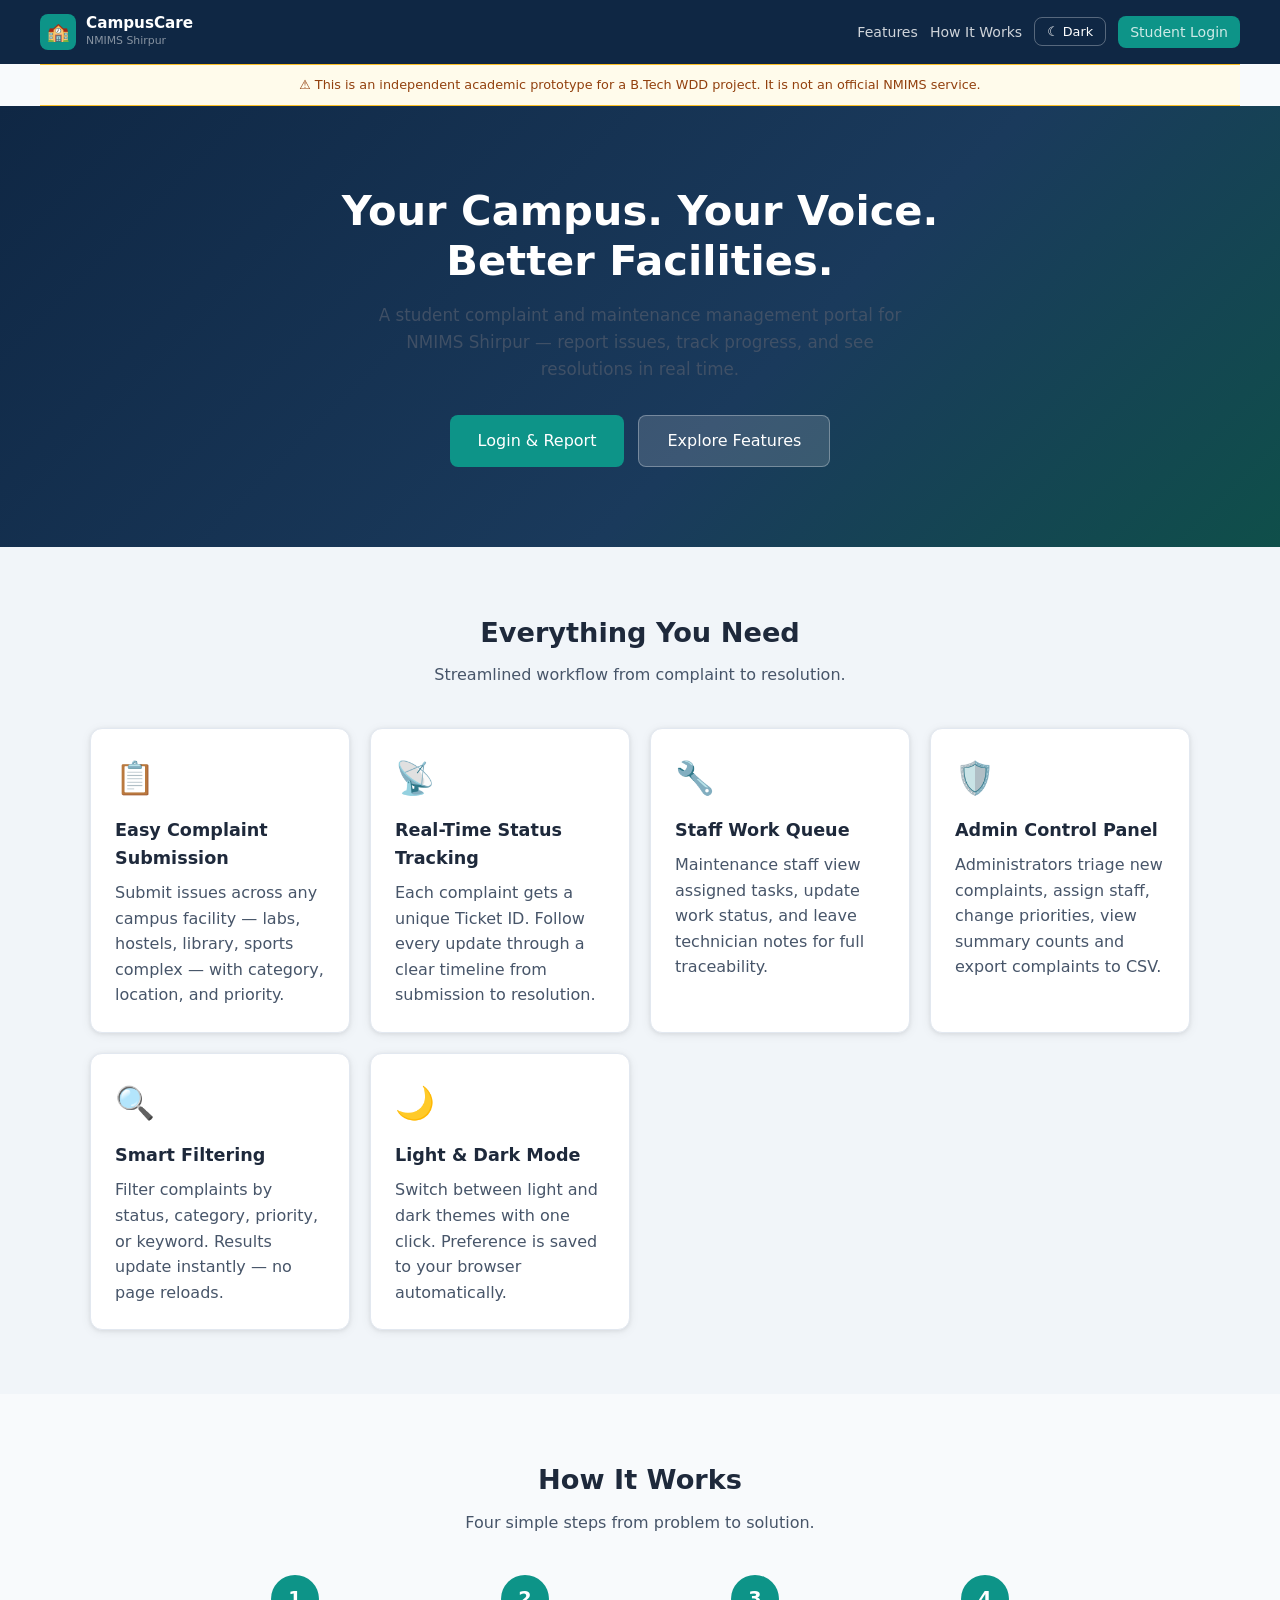
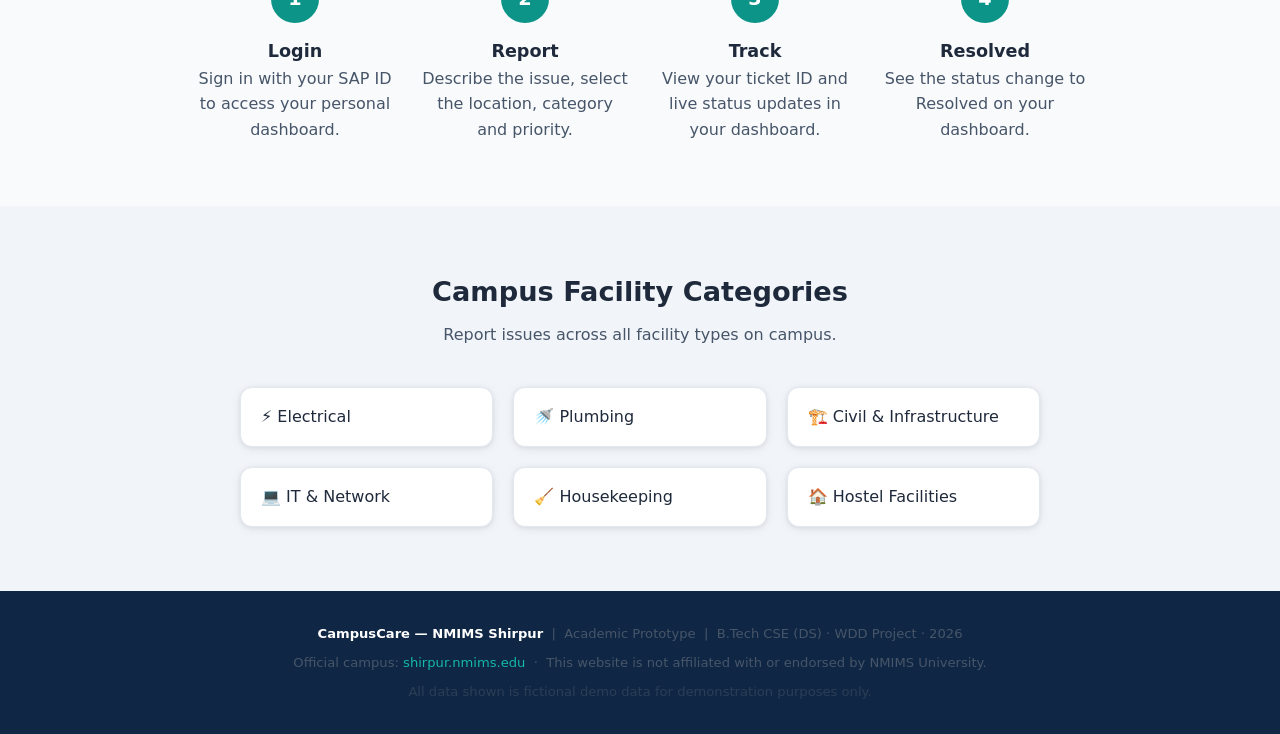
<file: index.html>
<!DOCTYPE html>
<html lang="en" data-theme="light">
<head>
<meta charset="UTF-8">
<meta name="viewport" content="width=device-width, initial-scale=1.0">
<title>CampusCare — NMIMS Shirpur</title>
<link rel="stylesheet" href="css/style.css">
</head>
<body>

<!-- Nav -->
<nav class="landing-nav">
  <div class="brand">
    <div class="brand-icon">🏫</div>
    <div>
      <div class="brand-name" style="color:#fff;font-weight:700;font-size:.95rem">CampusCare</div>
      <div style="font-size:.68rem;color:rgba(255,255,255,.5)">NMIMS Shirpur</div>
    </div>
  </div>
  <div class="nav-links">
    <a href="#features">Features</a>
    <a href="#how">How It Works</a>
    <button id="themeToggle" class="btn-icon" aria-label="Toggle light or dark theme" style="color:#fff;border-color:rgba(255,255,255,.3);">☾ Dark</button>
    <a href="pages/login.html" class="btn btn-primary btn-sm">Student Login</a>
  </div>
</nav>

<!-- Disclaimer -->
<div class="disclaimer" style="margin-top:0;border-radius:0;border-left:none;border-right:none;">
  ⚠️ This is an independent academic prototype for a B.Tech WDD project. It is not an official NMIMS service.
</div>

<!-- Hero -->
<section class="hero">
  <h1>Your Campus. Your Voice.<br>Better Facilities.</h1>
  <p>A student complaint and maintenance management portal for NMIMS Shirpur — report issues, track progress, and see resolutions in real time.</p>
  <div class="hero-actions">
    <a href="pages/login.html" class="btn btn-primary btn-lg">Login &amp; Report</a>
    <a href="#features" class="btn btn-lg" style="background:rgba(255,255,255,.15);color:#fff;border:1px solid rgba(255,255,255,.3)">Explore Features</a>
  </div>
</section>

<!-- Features -->
<section class="section" id="features" style="background:var(--gray-100)">
  <div class="section-title">
    <h2>Everything You Need</h2>
    <p>Streamlined workflow from complaint to resolution.</p>
  </div>
  <div class="features-grid">
    <div class="feature-card">
      <div class="feature-icon">📋</div>
      <h3>Easy Complaint Submission</h3>
      <p>Submit issues across any campus facility — labs, hostels, library, sports complex — with category, location, and priority.</p>
    </div>
    <div class="feature-card">
      <div class="feature-icon">📡</div>
      <h3>Real-Time Status Tracking</h3>
      <p>Each complaint gets a unique Ticket ID. Follow every update through a clear timeline from submission to resolution.</p>
    </div>
    <div class="feature-card">
      <div class="feature-icon">🔧</div>
      <h3>Staff Work Queue</h3>
      <p>Maintenance staff view assigned tasks, update work status, and leave technician notes for full traceability.</p>
    </div>
    <div class="feature-card">
      <div class="feature-icon">🛡️</div>
      <h3>Admin Control Panel</h3>
      <p>Administrators triage new complaints, assign staff, change priorities, view summary counts and export complaints to CSV.</p>
    </div>
    <div class="feature-card">
      <div class="feature-icon">🔍</div>
      <h3>Smart Filtering</h3>
      <p>Filter complaints by status, category, priority, or keyword. Results update instantly — no page reloads.</p>
    </div>
    <div class="feature-card">
      <div class="feature-icon">🌙</div>
      <h3>Light &amp; Dark Mode</h3>
      <p>Switch between light and dark themes with one click. Preference is saved to your browser automatically.</p>
    </div>
  </div>
</section>

<!-- How It Works -->
<section class="section" id="how">
  <div class="section-title">
    <h2>How It Works</h2>
    <p>Four simple steps from problem to solution.</p>
  </div>
  <div class="steps-grid">
    <div class="step-card">
      <div class="step-num">1</div>
      <h3>Login</h3>
      <p>Sign in with your SAP ID to access your personal dashboard.</p>
    </div>
    <div class="step-card">
      <div class="step-num">2</div>
      <h3>Report</h3>
      <p>Describe the issue, select the location, category and priority.</p>
    </div>
    <div class="step-card">
      <div class="step-num">3</div>
      <h3>Track</h3>
      <p>View your ticket ID and live status updates in your dashboard.</p>
    </div>
    <div class="step-card">
      <div class="step-num">4</div>
      <h3>Resolved</h3>
      <p>See the status change to Resolved on your dashboard.</p>
    </div>
  </div>
</section>

<!-- Facility categories -->
<section class="section" style="background:var(--gray-100)">
  <div class="section-title">
    <h2>Campus Facility Categories</h2>
    <p>Report issues across all facility types on campus.</p>
  </div>
  <div class="features-grid" style="max-width:800px">
    <div class="feature-card" style="padding:16px 20px">⚡ Electrical</div>
    <div class="feature-card" style="padding:16px 20px">🚿 Plumbing</div>
    <div class="feature-card" style="padding:16px 20px">🏗️ Civil &amp; Infrastructure</div>
    <div class="feature-card" style="padding:16px 20px">💻 IT &amp; Network</div>
    <div class="feature-card" style="padding:16px 20px">🧹 Housekeeping</div>
    <div class="feature-card" style="padding:16px 20px">🏠 Hostel Facilities</div>
  </div>
</section>

<!-- Footer -->
<footer class="landing-footer">
  <p style="margin-bottom:8px">
    <strong style="color:#fff">CampusCare — NMIMS Shirpur</strong> &nbsp;|&nbsp;
    Academic Prototype &nbsp;|&nbsp; B.Tech CSE (DS) · WDD Project · 2026
  </p>
  <p>
    Official campus: <a href="https://shirpur.nmims.edu/" target="_blank" rel="noopener">shirpur.nmims.edu</a>
    &nbsp;·&nbsp; This website is not affiliated with or endorsed by NMIMS University.
  </p>
  <p style="margin-top:8px;opacity:.5">All data shown is fictional demo data for demonstration purposes only.</p>
</footer>

<div id="toast" class="toast" role="status" aria-live="polite"></div>
<script src="js/data.js"></script>
<script src="js/app.js"></script>
<script>initTheme();</script>
</body>
</html>
</file>
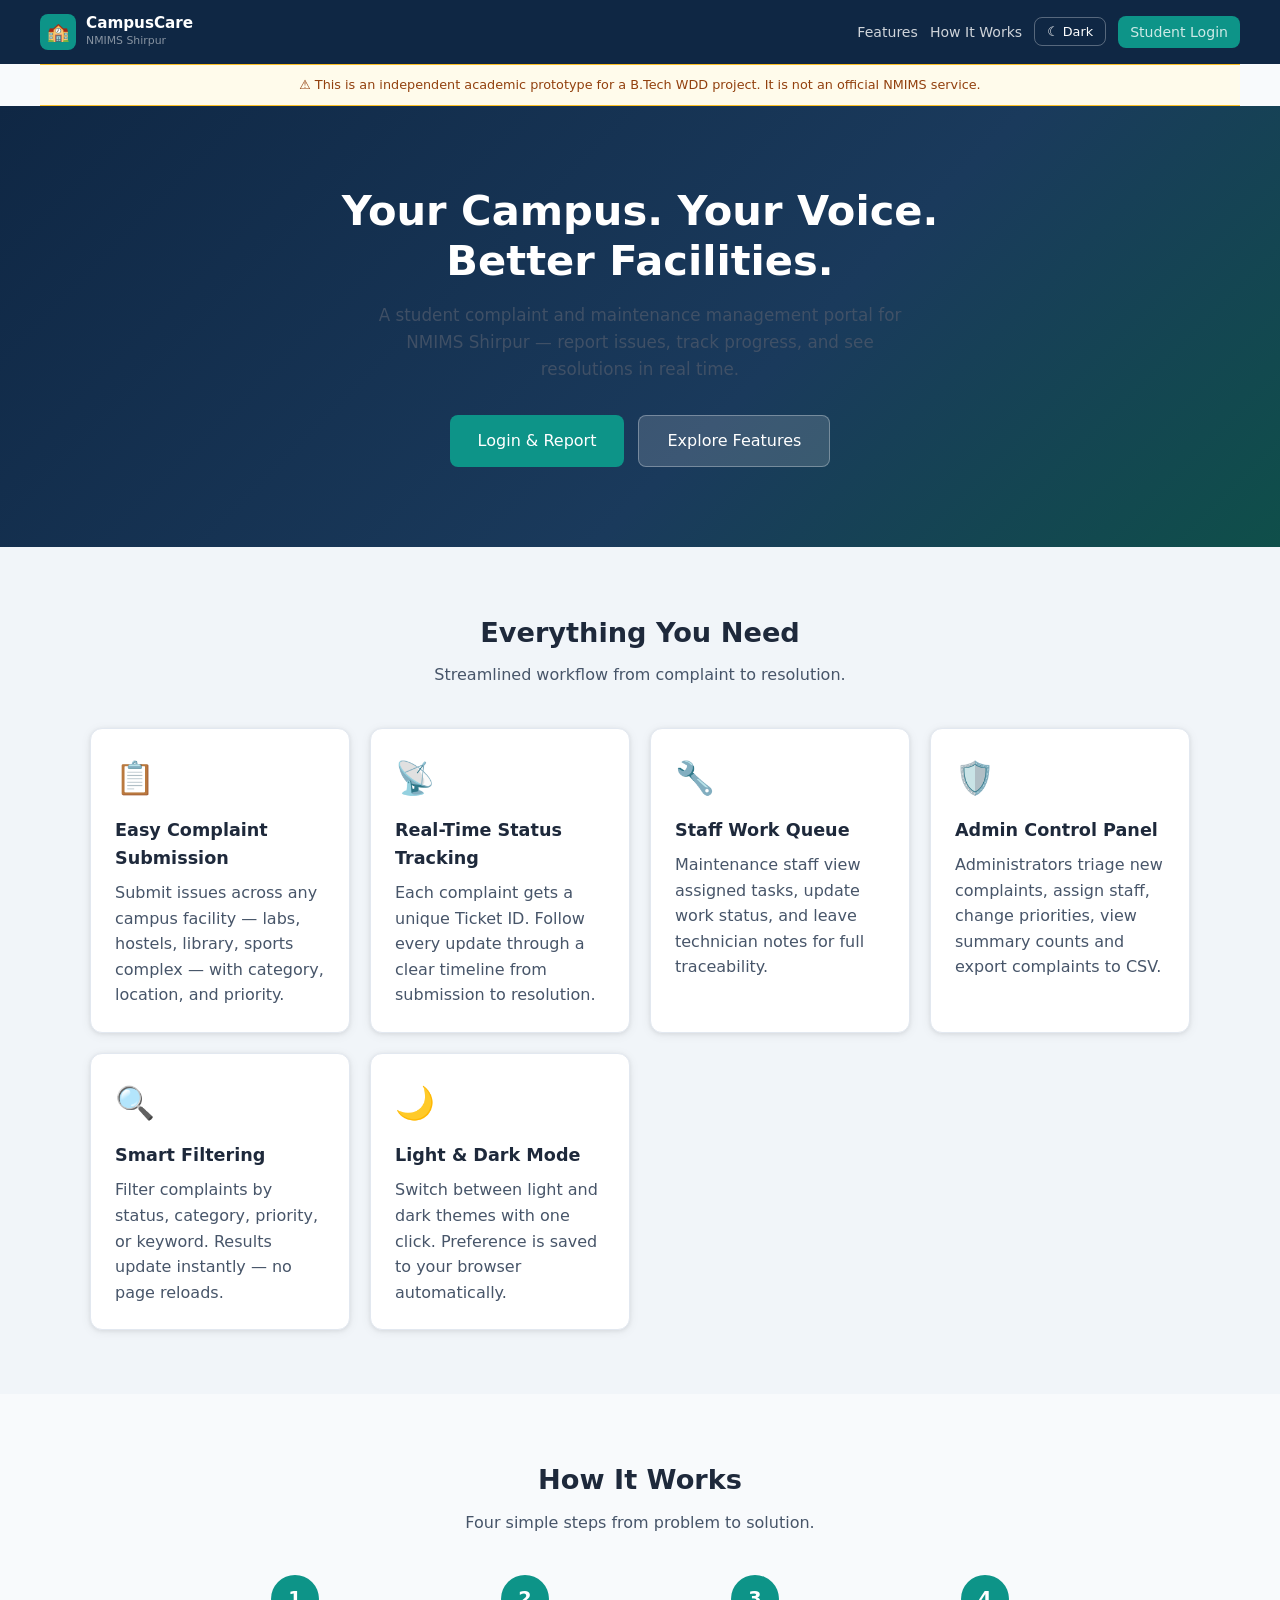
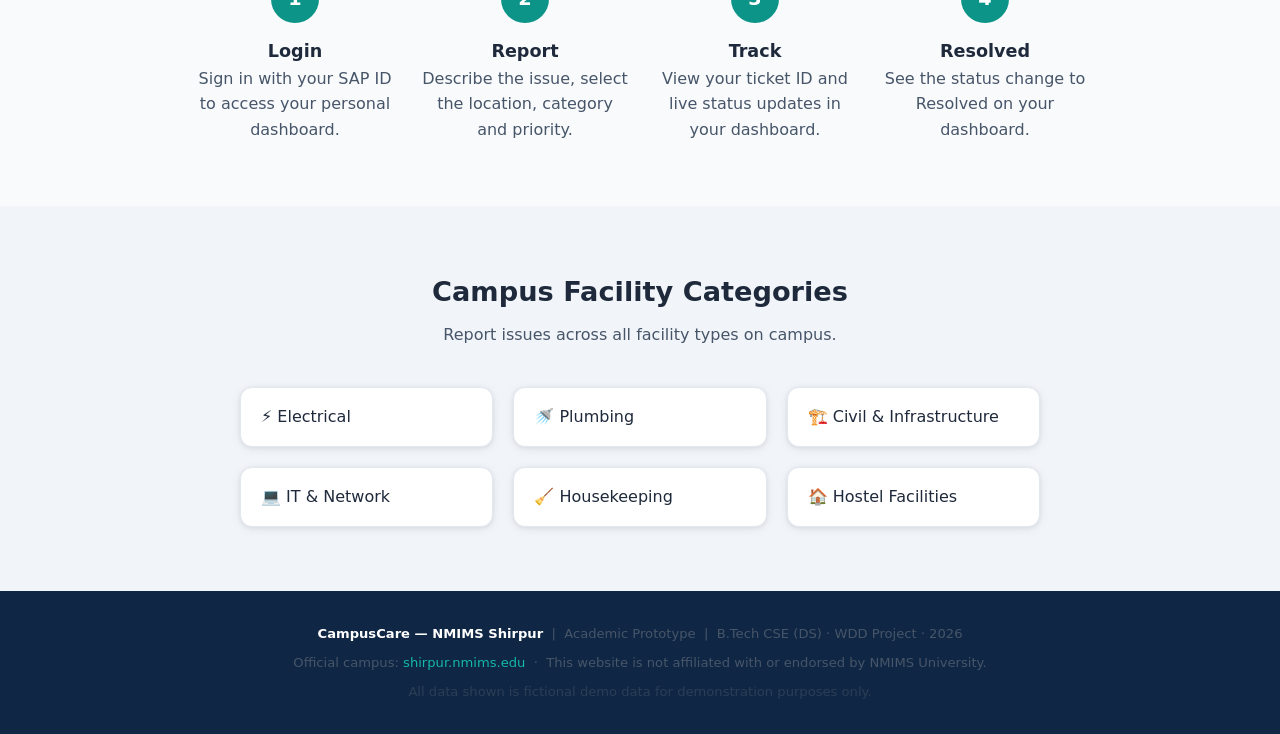
<file: pages/admin-dashboard.html>
<!DOCTYPE html>
<html lang="en" data-theme="light">
<head>
<meta charset="UTF-8">
<meta name="viewport" content="width=device-width, initial-scale=1.0">
<title>Admin Dashboard — CampusCare</title>
<link rel="stylesheet" href="../css/style.css">
</head>
<body>
<div class="app-shell">

  <!-- Shared Sidebar -->
  <aside class="sidebar" id="sidebar"></aside>

  <!-- Main -->
  <div class="main-content">
    <header class="topbar">
      <button id="navToggle" aria-label="Toggle navigation">☰</button>
      <div class="topbar-title">Admin Dashboard</div>
      <div class="topbar-actions">
        <button class="btn btn-secondary btn-sm" id="resetDemoBtn">Reset Demo Data</button>
        <a href="manage-complaints.html" class="btn btn-primary btn-sm">Manage All →</a>
      </div>
    </header>

    <main class="page-content">
      <div class="page-header">
        <h1 id="greeting">Admin Dashboard</h1>
        <p>System-wide complaint overview for all campus facilities.</p>
      </div>

      <!-- KPIs -->
      <div class="stats-grid" id="statsGrid"></div>

      <!-- Category breakdown -->
      <h2 style="margin-bottom:12px">By Category</h2>
      <div class="stats-grid" id="catGrid"></div>

      <!-- Recent all complaints table -->
      <h2 style="margin:24px 0 12px">Recent Complaints (All Students)</h2>
      <div class="card" style="padding:0">
        <div class="table-wrap">
          <table id="recentTable">
            <thead><tr>
              <th>Ticket ID</th><th>Title</th><th>Category</th>
              <th>Priority</th><th>Status</th><th>Submitted</th><th>Action</th>
            </tr></thead>
            <tbody id="recentBody"></tbody>
          </table>
        </div>
      </div>
    </main>
  </div>
</div>

<div id="toast" class="toast" role="status" aria-live="polite"></div>
<script src="../js/data.js"></script>
<script src="../js/app.js"></script>
<script>
var user = requireAuth(["admin"]);
if (user) {
  buildSidebar(user, "admin-dashboard");
  initMobileNav();

  document.getElementById("greeting").textContent = "Welcome, " + user.name.split(" ")[0] + "!";

  document.getElementById("resetDemoBtn").addEventListener("click", function() {
    if (confirm("Reset all complaints and data to demo defaults?")) {
      resetDemoData();
    }
  });

  var complaints = loadComplaints();

  var statuses = ["Submitted","Assigned","In Progress","Waiting","Resolved","Closed"];
  renderStats(document.getElementById("statsGrid"), complaints, statuses);

  var catGrid = document.getElementById("catGrid");
  catGrid.innerHTML = Object.keys(CATEGORIES).map(function(cat) {
    var n = complaints.filter(function(c){ return c.category === cat; }).length;
    return '<div class="stat-card"><div class="stat-num">' + n + '</div><div class="stat-label">' + esc(cat) + '</div></div>';
  }).join("");

  var recent = complaints.slice().sort(function(a,b){ return new Date(b.createdAt)-new Date(a.createdAt); }).slice(0,10);
  var tbody = document.getElementById("recentBody");
  tbody.innerHTML = recent.map(function(c) {
    return '<tr>' +
      '<td><code style="font-size:.78rem">' + esc(c.id) + '</code></td>' +
      '<td>' + esc(c.title) + '</td>' +
      '<td>' + esc(c.category) + '</td>' +
      '<td><span class="priority-dot ' + (PRIORITY_CLASS[c.priority] || "pri-normal") + '">' + esc(c.priority) + '</span></td>' +
      '<td><span class="badge ' + (STATUS_CLASS[c.status] || "badge-gray") + '">' + esc(c.status) + '</span></td>' +
      '<td style="font-size:.78rem">' + fmtDate(c.createdAt) + '</td>' +
      '<td><button class="btn btn-secondary btn-sm" data-id="' + esc(c.id) + '">View</button></td>' +
    '</tr>';
  }).join("");

  if (!recent.length) {
    tbody.innerHTML = '<tr><td colspan="7" style="text-align:center;color:var(--text-muted)">No complaints yet.</td></tr>';
  }

  document.getElementById("recentTable").addEventListener("click", function(e) {
    var btn = e.target;
    if (btn && btn.tagName === "BUTTON" && btn.getAttribute("data-id")) {
      openComplaint(btn.getAttribute("data-id"));
    }
  });
}
</script>
</body>
</html>
</file>
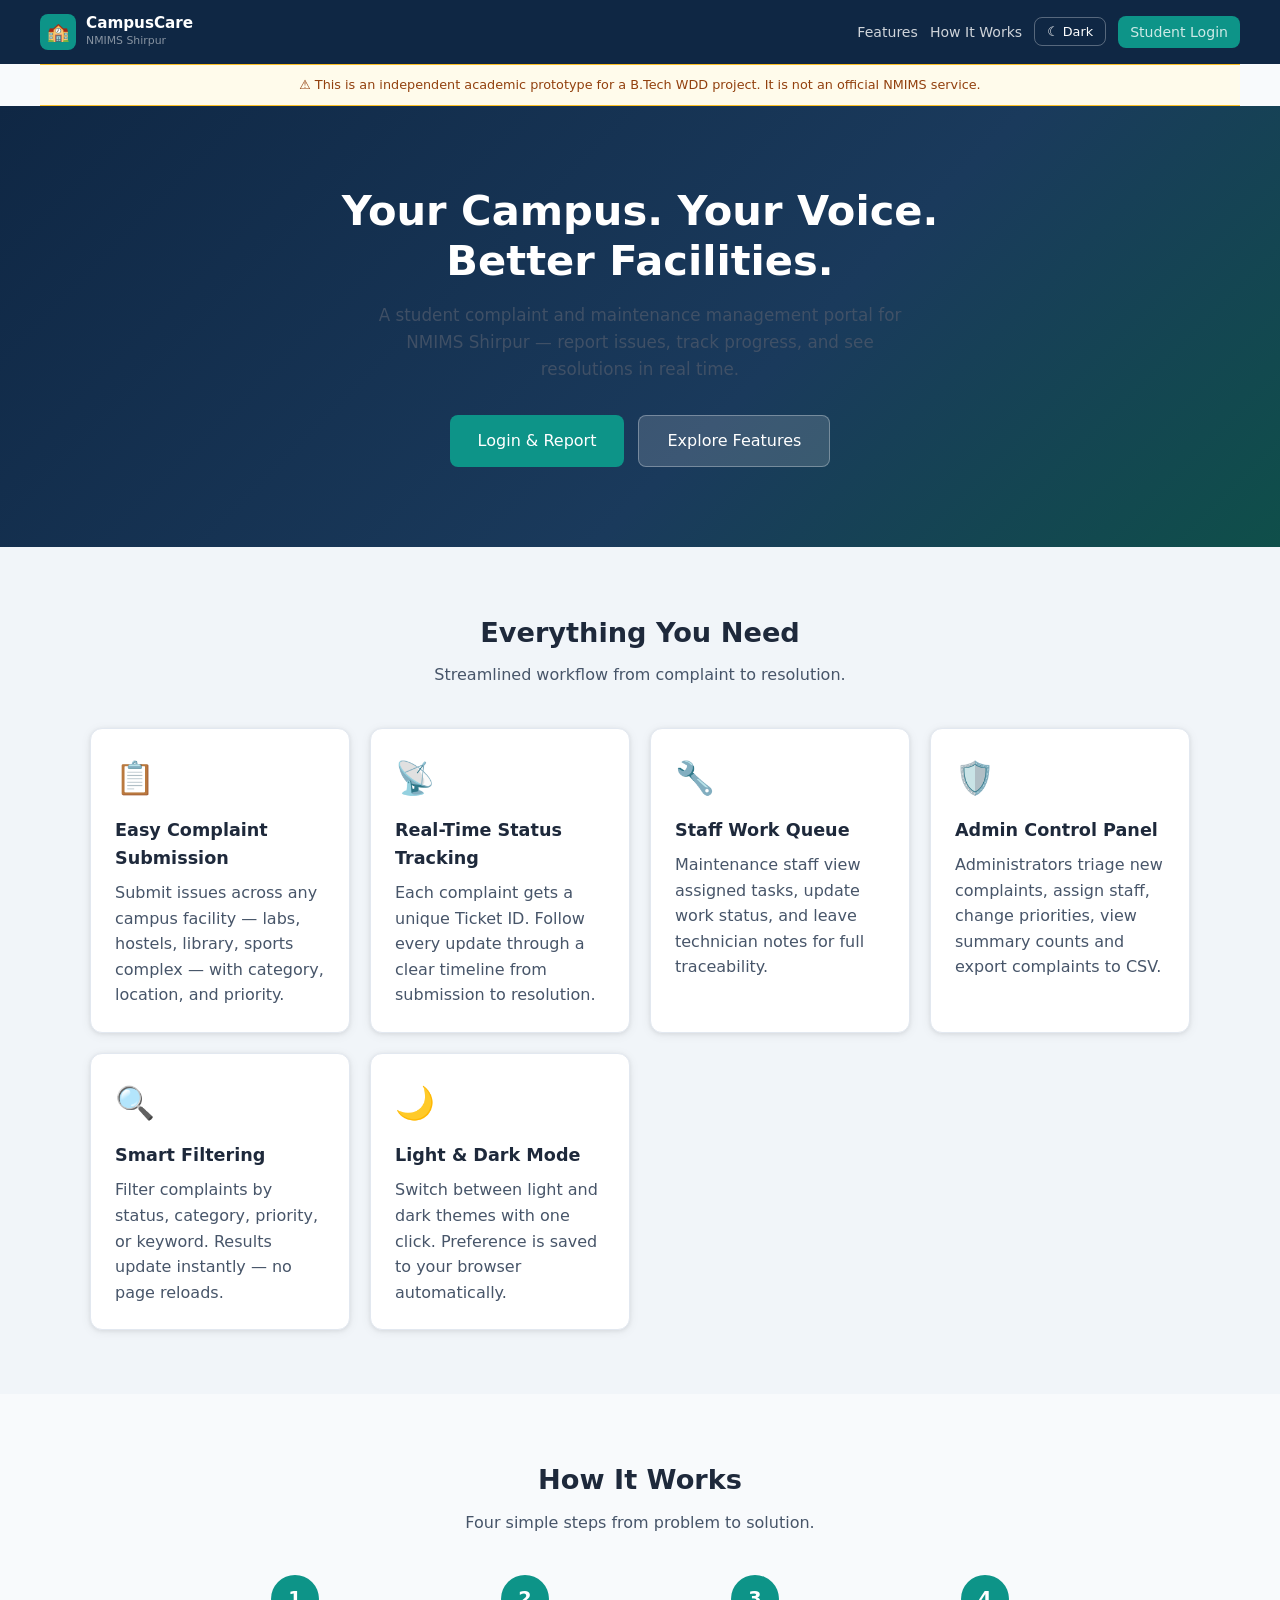
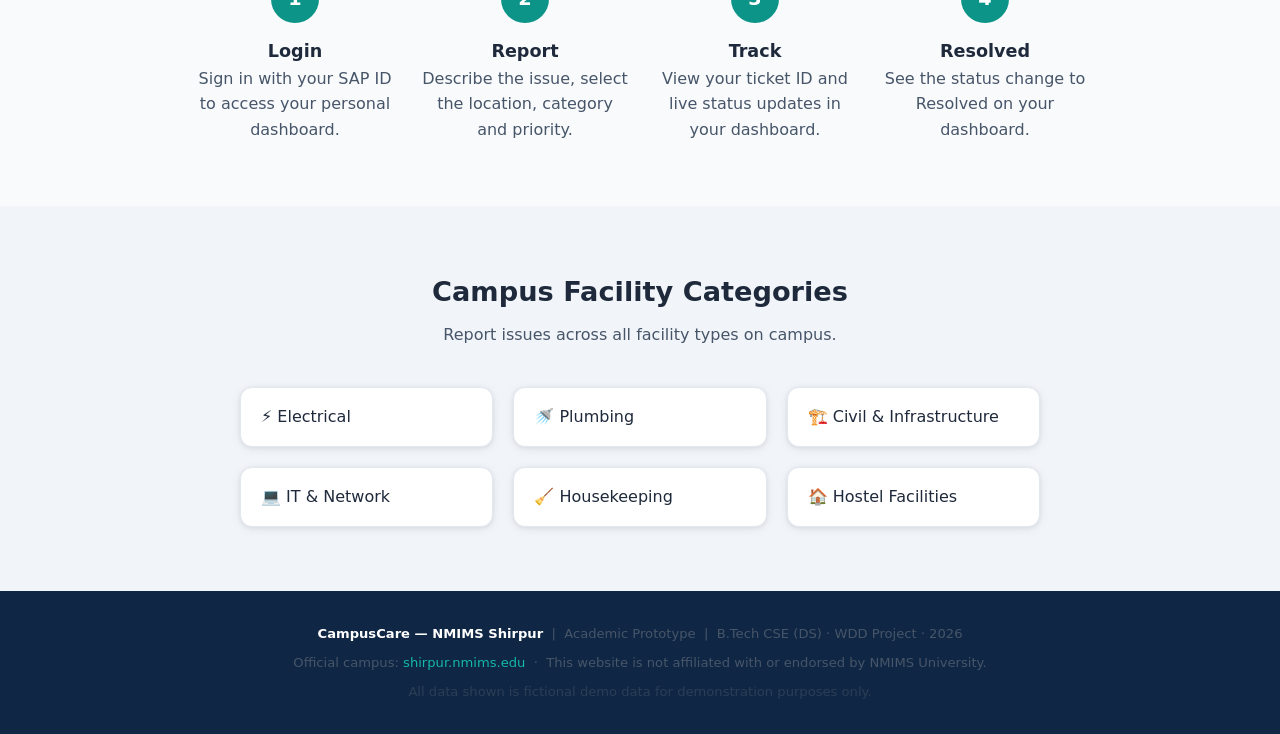
<file: pages/complaint-detail.html>
<!DOCTYPE html>
<html lang="en" data-theme="light">
<head>
<meta charset="UTF-8">
<meta name="viewport" content="width=device-width, initial-scale=1.0">
<title>Complaint Detail — CampusCare</title>
<link rel="stylesheet" href="../css/style.css">
</head>
<body>
<div class="app-shell">

  <!-- Shared Sidebar -->
  <aside class="sidebar" id="sidebar"></aside>

  <!-- Main -->
  <div class="main-content">
    <header class="topbar">
      <button id="navToggle" aria-label="Toggle navigation">☰</button>
      <div class="topbar-title" id="topbarTitle">Complaint Detail</div>
      <div class="topbar-actions">
        <button id="backBtn" class="btn btn-secondary btn-sm" aria-label="Go back">← Back</button>
      </div>
    </header>

    <main class="page-content" id="detailContent">
      <div class="empty-state"><p>Loading…</p></div>
    </main>
  </div>
</div>

<div id="toast" class="toast" role="status" aria-live="polite"></div>
<script src="../js/data.js"></script>
<script src="../js/app.js"></script>
<script>
var user = requireAuth(["student","staff","admin"]);
if (user) {
  buildSidebar(user, "");
  initMobileNav();

  document.getElementById("backBtn").addEventListener("click", function() {
    if (window.history.length > 1) {
      window.history.back();
    } else {
      var home = user.role === "admin" ? "admin-dashboard.html" : (user.role === "staff" ? "staff-dashboard.html" : "student-dashboard.html");
      window.location.href = home;
    }
  });

  var params = new URLSearchParams(window.location.search);
  var complaintId = params.get("id");

  function renderDetailPage() {
    var complaints = loadComplaints();
    var c = complaints.find(function(x){ return x.id === complaintId; });

    if (!c) {
      document.getElementById("detailContent").innerHTML = '<div class="empty-state"><p>Complaint not found.</p></div>';
      return;
    }

    // Role security check: students can only see their own complaints
    if (user.role === "student" && c.userId !== user.id) {
      document.getElementById("detailContent").innerHTML = '<div class="empty-state"><p>Access denied. You can only view your own complaints.</p></div>';
      return;
    }

    document.getElementById("topbarTitle").textContent = c.id;

    var timelineHTML = (c.timeline || []).map(function(t) {
      return '<li>' +
        '<div class="tl-dot"></div>' +
        '<div class="tl-body">' +
          '<div class="tl-action">' + esc(t.action) + '</div>' +
          '<div class="tl-meta">' + esc(t.by) + ' · ' + fmtDate(t.date) + '</div>' +
        '</div></li>';
    }).join("");

    // Action panel
    var actionPanelHTML = "";

    // 1. Staff or Admin update panel
    var canUpdate = (user.role === "admin") || (user.role === "staff" && c.assignedToId === user.id);

    if (canUpdate) {
      var statusOptions = [];
      if (user.role === "admin") {
        statusOptions = ["Submitted", "Assigned", "In Progress", "Waiting", "Resolved", "Closed"];
      } else {
        // Staff follows STATUS_FLOW: current status + allowed next steps
        statusOptions = [c.status];
        var allowed = STATUS_FLOW[c.status] || [];
        for (var i = 0; i < allowed.length; i++) {
          if (statusOptions.indexOf(allowed[i]) === -1) {
            statusOptions.push(allowed[i]);
          }
        }
      }

      var statusSelectHTML = statusOptions.map(function(s) {
        return '<option value="' + esc(s) + '"' + (s === c.status ? ' selected' : '') + '>' + esc(s) + '</option>';
      }).join("");

      var adminFieldsHTML = "";
      if (user.role === "admin") {
        var staffList = getStaffList();
        var staffOptions = '<option value="">— Unassigned —</option>' + staffList.map(function(s) {
          return '<option value="' + esc(s.id) + '"' + (s.id === c.assignedToId ? ' selected' : '') + '>' + esc(s.name) + ' (' + esc(s.id) + ')</option>';
        }).join("");

        adminFieldsHTML =
          '<div class="form-group">' +
            '<label for="assignToStaff">Assign To</label>' +
            '<select id="assignToStaff" class="form-control">' + staffOptions + '</select>' +
          '</div>' +
          '<div class="form-group">' +
            '<label for="editPriority">Priority</label>' +
            '<select id="editPriority" class="form-control">' +
              ['Low', 'Normal', 'High', 'Urgent'].map(function(p) {
                return '<option value="' + p + '"' + (p === c.priority ? ' selected' : '') + '>' + p + '</option>';
              }).join("") +
            '</select>' +
          '</div>';
      }

      actionPanelHTML =
        '<div class="card" style="margin-top:16px">' +
          '<h3 style="margin-bottom:14px">Update Status</h3>' +
          '<form id="updateForm" novalidate>' +
            '<div class="form-group">' +
              '<label for="newStatus">New Status</label>' +
              '<select id="newStatus" class="form-control">' + statusSelectHTML + '</select>' +
            '</div>' +
            adminFieldsHTML +
            '<div class="form-group">' +
              '<label for="updateNote">Note / Work Done</label>' +
              '<textarea id="updateNote" class="form-control" rows="3" placeholder="Add a note to the timeline…"></textarea>' +
            '</div>' +
            '<button type="submit" class="btn btn-primary btn-sm" id="saveUpdateBtn">Save Update</button>' +
          '</form>' +
        '</div>';
    } else if (user.role === "student" && c.status === "Resolved") {
      // Optional student action: confirm closure or reopen
      actionPanelHTML =
        '<div class="card" style="margin-top:16px">' +
          '<h3 style="margin-bottom:12px">Resolution Status</h3>' +
          '<p style="font-size:.85rem;margin-bottom:14px">Has this complaint been resolved to your satisfaction?</p>' +
          '<div style="display:flex;gap:10px;flex-wrap:wrap">' +
            '<button class="btn btn-primary btn-sm" id="btnStudentClose">Accept &amp; Close</button>' +
            '<button class="btn btn-secondary btn-sm" id="btnStudentReopen">Reopen Issue</button>' +
          '</div>' +
        '</div>';
    }

    var assignedDisplay = c.assignedTo || "Not yet assigned";
    if (c.assignedToId) {
      assignedDisplay += " (" + c.assignedToId + ")";
    }

    document.getElementById("detailContent").innerHTML =
      '<div class="page-header">' +
        '<div style="display:flex;align-items:center;gap:12px;flex-wrap:wrap">' +
          '<h1 style="font-size:1.3rem">' + esc(c.title) + '</h1>' +
          '<span class="badge ' + (STATUS_CLASS[c.status] || "badge-gray") + '">' + esc(c.status) + '</span>' +
          '<span class="priority-dot ' + (PRIORITY_CLASS[c.priority] || "pri-normal") + '">' + esc(c.priority) + '</span>' +
        '</div>' +
        '<p style="margin-top:4px;font-size:.82rem;color:var(--text-muted)">' + esc(c.id) + '</p>' +
      '</div>' +
      '<div class="detail-grid">' +
        '<div>' +
          '<div class="card">' +
            '<h3 style="margin-bottom:12px">Details</h3>' +
            '<div class="detail-meta">' +
              '<div class="meta-item"><label>Category</label><p>' + esc(c.category) + '</p></div>' +
              '<div class="meta-item"><label>Sub-category</label><p>' + esc(c.sub) + '</p></div>' +
              '<div class="meta-item"><label>Location</label><p>' + esc(c.location) + '</p></div>' +
              '<div class="meta-item"><label>Assigned To</label><p>' + esc(assignedDisplay) + '</p></div>' +
              '<div class="meta-item"><label>Submitted</label><p>' + fmtDate(c.createdAt) + '</p></div>' +
              '<div class="meta-item"><label>Last Updated</label><p>' + fmtDate(c.updatedAt) + '</p></div>' +
            '</div>' +
            '<h3 style="margin:16px 0 8px">Description</h3>' +
            '<p style="color:var(--text);font-size:.9rem;line-height:1.7">' + esc(c.description) + '</p>' +
          '</div>' +
          actionPanelHTML +
        '</div>' +
        '<div class="card" style="height:fit-content">' +
          '<h3 style="margin-bottom:16px">Timeline</h3>' +
          '<ul class="timeline">' + timelineHTML + '</ul>' +
        '</div>' +
      '</div>';

    // Wire update form submission
    var updateForm = document.getElementById("updateForm");
    if (updateForm) {
      updateForm.addEventListener("submit", function(e) {
        e.preventDefault();
        submitUpdate(c);
      });
    }

    // Wire student actions if rendered
    var btnClose = document.getElementById("btnStudentClose");
    if (btnClose) {
      btnClose.addEventListener("click", function() {
        studentClose(c);
      });
    }
    var btnReopen = document.getElementById("btnStudentReopen");
    if (btnReopen) {
      btnReopen.addEventListener("click", function() {
        studentReopen(c);
      });
    }
  }

  function submitUpdate(current) {
    var complaints = loadComplaints();
    var idx = complaints.findIndex(function(x){ return x.id === current.id; });
    if (idx === -1) {
      toast("Complaint not found.", "error");
      return;
    }

    var c = complaints[idx];
    var note = document.getElementById("updateNote").value.trim();
    var newStat = document.getElementById("newStatus").value;
    var newPriority = current.priority;
    var newStaffId = current.assignedToId || "";
    var newStaffName = current.assignedTo || "";

    if (user.role === "admin") {
      newPriority = document.getElementById("editPriority").value;
      newStaffId = document.getElementById("assignToStaff").value;
      if (newStaffId) {
        var sObj = getStaffList().find(function(s){ return s.id === newStaffId; });
        newStaffName = sObj ? sObj.name : "";
      } else {
        newStaffName = "";
      }
    }

    var statusChanged = newStat !== c.status;
    var priorityChanged = newPriority !== c.priority;
    var staffChanged = newStaffId !== (c.assignedToId || "");
    var noteProvided = note.length > 0;

    if (!statusChanged && !priorityChanged && !staffChanged && !noteProvided) {
      toast("No changes or note provided.", "error");
      return;
    }

    var now = new Date().toISOString();

    // 1. Priority change log
    if (priorityChanged) {
      c.timeline.push({
        date: now,
        action: "Priority: " + c.priority + " -> " + newPriority,
        by: user.name
      });
      c.priority = newPriority;
    }

    // 2. Staff assignment change log
    if (staffChanged) {
      c.assignedTo = newStaffName;
      c.assignedToId = newStaffId;
      if (!statusChanged) {
        c.timeline.push({
          date: now,
          action: "Assigned to: " + (newStaffName || "Unassigned"),
          by: user.name
        });
      }
    }

    // 3. Status change / note log
    if (statusChanged) {
      var act = "Status: " + c.status + " -> " + newStat;
      if (noteProvided) {
        act += " - " + note;
      }
      c.timeline.push({ date: now, action: act, by: user.name });
      c.status = newStat;
    } else if (noteProvided) {
      c.timeline.push({ date: now, action: note, by: user.name });
    }

    c.updatedAt = now;
    saveComplaints(complaints);
    toast("Update saved!", "success");
    renderDetailPage();
  }

  function studentClose(current) {
    var complaints = loadComplaints();
    var idx = complaints.findIndex(function(x){ return x.id === current.id; });
    if (idx === -1) return;
    var now = new Date().toISOString();
    complaints[idx].status = "Closed";
    complaints[idx].updatedAt = now;
    complaints[idx].timeline.push({
      date: now,
      action: "Status: Resolved -> Closed - Confirmed by student",
      by: user.name
    });
    saveComplaints(complaints);
    toast("Complaint marked as closed.", "success");
    renderDetailPage();
  }

  function studentReopen(current) {
    var reason = prompt("Please provide a reason for reopening this complaint:");
    if (reason === null) return;
    var trimmed = reason.trim();
    var complaints = loadComplaints();
    var idx = complaints.findIndex(function(x){ return x.id === current.id; });
    if (idx === -1) return;
    var now = new Date().toISOString();
    complaints[idx].status = "In Progress";
    complaints[idx].updatedAt = now;
    complaints[idx].timeline.push({
      date: now,
      action: "Status: Resolved -> In Progress - Reopened by student" + (trimmed ? ": " + trimmed : ""),
      by: user.name
    });
    saveComplaints(complaints);
    toast("Complaint reopened.", "info");
    renderDetailPage();
  }

  renderDetailPage();
}
</script>
</body>
</html>
</file>
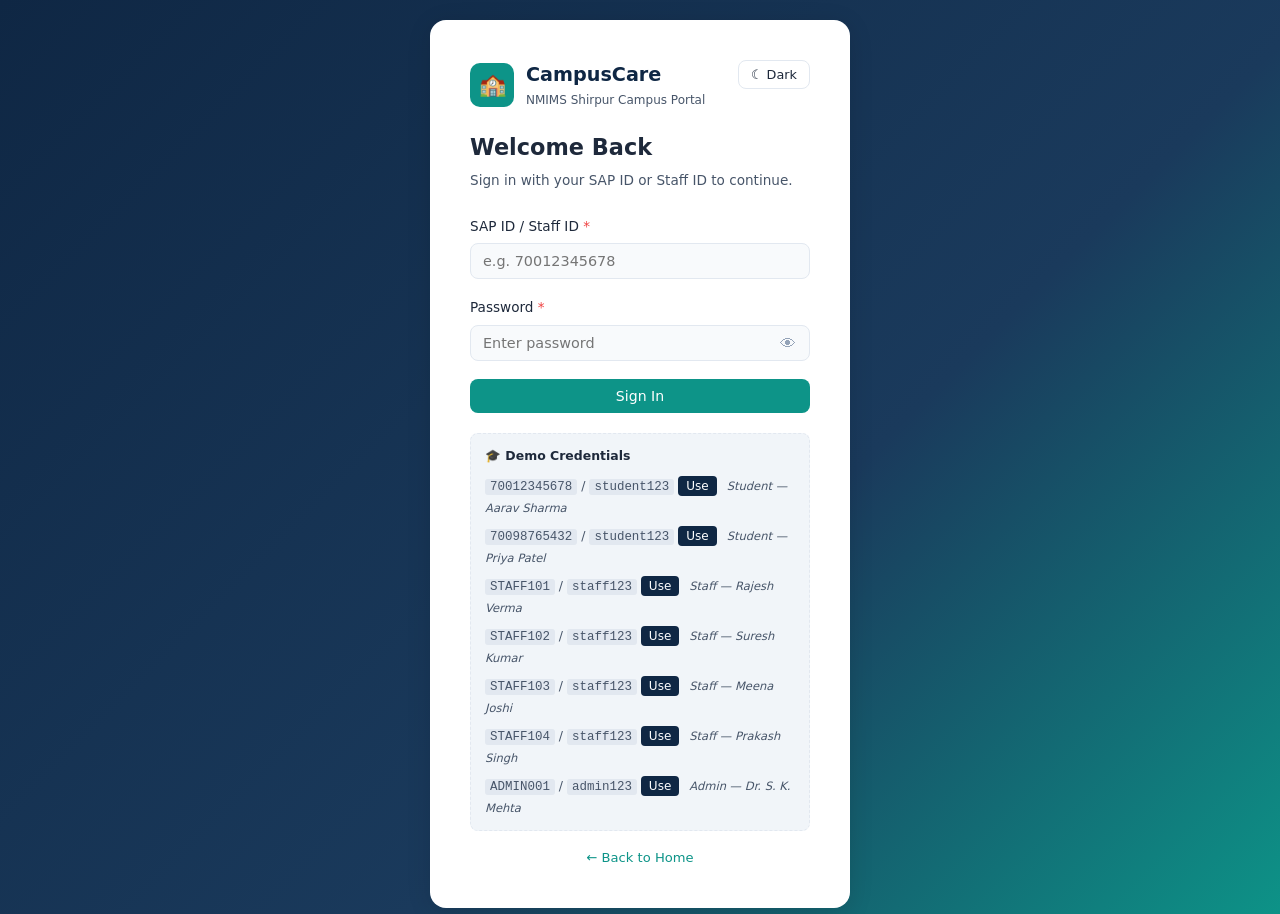
<file: pages/login.html>
<!DOCTYPE html>
<html lang="en" data-theme="light">
<head>
<meta charset="UTF-8">
<meta name="viewport" content="width=device-width, initial-scale=1.0">
<title>Login — CampusCare</title>
<link rel="stylesheet" href="../css/style.css">
</head>
<body class="auth-page">

<div class="auth-card">
  <div style="display:flex;align-items:flex-start;justify-content:space-between;margin-bottom:20px">
    <div class="auth-logo" style="margin-bottom:0">
      <div class="auth-logo-icon">🏫</div>
      <div class="auth-logo-text">
        <h2>CampusCare</h2>
        <p>NMIMS Shirpur Campus Portal</p>
      </div>
    </div>
    <button id="themeToggle" class="btn-icon" aria-label="Toggle light or dark theme">☾ Dark</button>
  </div>

  <h2 class="auth-title">Welcome Back</h2>
  <p class="auth-sub">Sign in with your SAP ID or Staff ID to continue.</p>

  <div id="loginAlert" class="alert alert-error" style="display:none"></div>

  <form id="loginForm" novalidate>
    <div class="form-group">
      <label for="userId">SAP ID / Staff ID <span class="req">*</span></label>
      <input type="text" id="userId" class="form-control" placeholder="e.g. 70012345678" autocomplete="username">
      <div class="form-error" id="userIdErr"></div>
    </div>
    <div class="form-group">
      <label for="password">Password <span class="req">*</span></label>
      <div class="pw-wrap">
        <input type="password" id="password" class="form-control" placeholder="Enter password" autocomplete="current-password">
        <button type="button" class="pw-toggle" id="pwToggle" aria-label="Show password">👁</button>
      </div>
      <div class="form-error" id="pwErr"></div>
    </div>
    <button type="submit" class="btn btn-primary" style="width:100%" id="loginBtn">Sign In</button>
  </form>

  <!-- Demo credentials -->
  <div class="auth-demo-box" id="demoBox">
    <strong>🎓 Demo Credentials</strong>
    <div style="margin-bottom:4px">
      <code>70012345678</code> / <code>student123</code>
      <button type="button" data-fill-id="70012345678" data-fill-pw="student123">Use</button>
      <em style="font-size:.72rem">Student — Aarav Sharma</em>
    </div>
    <div style="margin-bottom:4px">
      <code>70098765432</code> / <code>student123</code>
      <button type="button" data-fill-id="70098765432" data-fill-pw="student123">Use</button>
      <em style="font-size:.72rem">Student — Priya Patel</em>
    </div>
    <div style="margin-bottom:4px">
      <code>STAFF101</code> / <code>staff123</code>
      <button type="button" data-fill-id="STAFF101" data-fill-pw="staff123">Use</button>
      <em style="font-size:.72rem">Staff — Rajesh Verma</em>
    </div>
    <div style="margin-bottom:4px">
      <code>STAFF102</code> / <code>staff123</code>
      <button type="button" data-fill-id="STAFF102" data-fill-pw="staff123">Use</button>
      <em style="font-size:.72rem">Staff — Suresh Kumar</em>
    </div>
    <div style="margin-bottom:4px">
      <code>STAFF103</code> / <code>staff123</code>
      <button type="button" data-fill-id="STAFF103" data-fill-pw="staff123">Use</button>
      <em style="font-size:.72rem">Staff — Meena Joshi</em>
    </div>
    <div style="margin-bottom:4px">
      <code>STAFF104</code> / <code>staff123</code>
      <button type="button" data-fill-id="STAFF104" data-fill-pw="staff123">Use</button>
      <em style="font-size:.72rem">Staff — Prakash Singh</em>
    </div>
    <div>
      <code>ADMIN001</code> / <code>admin123</code>
      <button type="button" data-fill-id="ADMIN001" data-fill-pw="admin123">Use</button>
      <em style="font-size:.72rem">Admin — Dr. S. K. Mehta</em>
    </div>
  </div>

  <div class="auth-links">
    <a href="../index.html">← Back to Home</a>
  </div>
</div>

<div id="toast" class="toast" role="status" aria-live="polite"></div>
<script src="../js/data.js"></script>
<script src="../js/app.js"></script>
<script>
initTheme();

// Event delegation for demo fill buttons
var demoBox = document.getElementById("demoBox");
if (demoBox) {
  demoBox.addEventListener("click", function(e) {
    var btn = e.target;
    if (btn && btn.tagName === "BUTTON" && btn.getAttribute("data-fill-id")) {
      document.getElementById("userId").value = btn.getAttribute("data-fill-id");
      document.getElementById("password").value = btn.getAttribute("data-fill-pw");
    }
  });
}

var pwToggle = document.getElementById("pwToggle");
if (pwToggle) {
  pwToggle.addEventListener("click", function() {
    var pw = document.getElementById("password");
    if (pw.type === "password") {
      pw.type = "text";
      this.textContent = "🙈";
      this.setAttribute("aria-label", "Hide password");
    } else {
      pw.type = "password";
      this.textContent = "👁";
      this.setAttribute("aria-label", "Show password");
    }
  });
}

document.getElementById("loginForm").addEventListener("submit", function(e) {
  e.preventDefault();
  var id  = document.getElementById("userId").value.trim();
  var pw  = document.getElementById("password").value;
  var err = document.getElementById("loginAlert");

  document.getElementById("userIdErr").textContent = "";
  document.getElementById("pwErr").textContent = "";
  err.style.display = "none";

  var valid = true;
  if (!id) { document.getElementById("userIdErr").textContent = "Please enter your SAP/Staff ID."; valid = false; }
  if (!pw) { document.getElementById("pwErr").textContent = "Please enter your password.";         valid = false; }
  if (!valid) return;

  var user = login(id, pw);
  if (!user) {
    err.textContent = "Invalid ID or password. Use the demo credentials below.";
    err.style.display = "block";
    return;
  }

  // Route by role
  if (user.role === "student")   window.location.href = "student-dashboard.html";
  else if (user.role === "staff") window.location.href = "staff-dashboard.html";
  else                            window.location.href = "admin-dashboard.html";
});
</script>
</body>
</html>
</file>
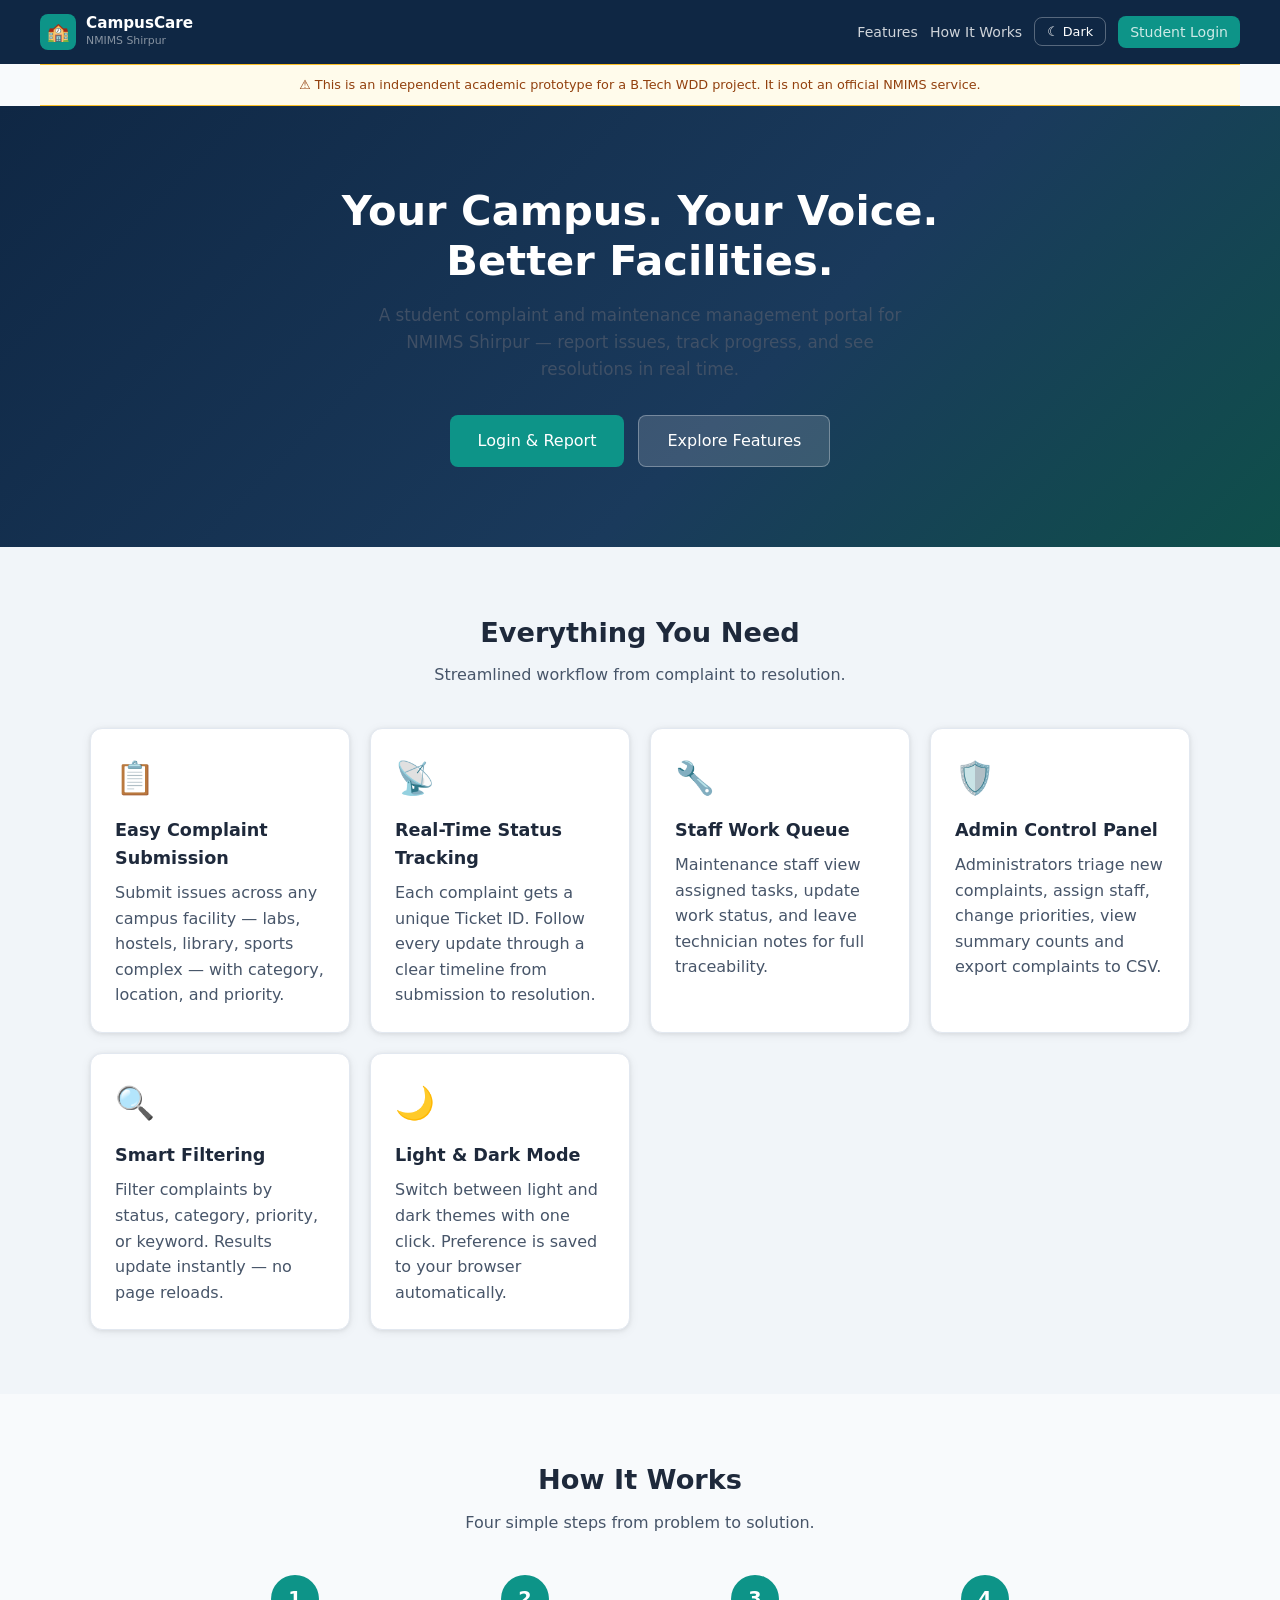
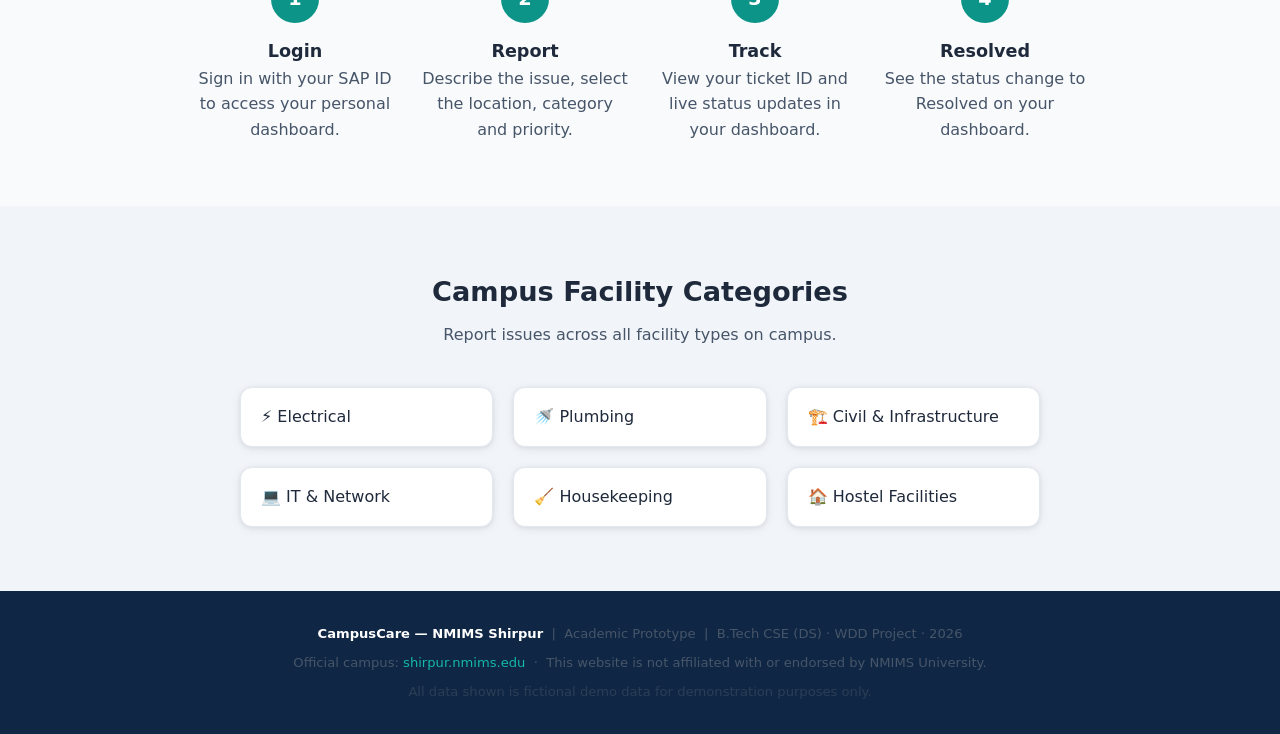
<file: pages/manage-complaints.html>
<!DOCTYPE html>
<html lang="en" data-theme="light">
<head>
<meta charset="UTF-8">
<meta name="viewport" content="width=device-width, initial-scale=1.0">
<title>Manage Complaints — CampusCare Admin</title>
<link rel="stylesheet" href="../css/style.css">
</head>
<body>
<div class="app-shell">

  <!-- Shared Sidebar -->
  <aside class="sidebar" id="sidebar"></aside>

  <!-- Main -->
  <div class="main-content">
    <header class="topbar">
      <button id="navToggle" aria-label="Toggle navigation">☰</button>
      <div class="topbar-title">Manage All Complaints</div>
      <div class="topbar-actions">
        <button class="btn btn-secondary btn-sm" id="exportBtn">⬇ Export CSV</button>
      </div>
    </header>

    <main class="page-content">
      <div class="page-header">
        <h1>Complaint Management</h1>
        <p>Triage, assign, and update all student complaints.</p>
      </div>

      <!-- Filters -->
      <div class="filters-bar">
        <div class="filter-group">
          <label for="fSearch">Search</label>
          <input type="text" id="fSearch" placeholder="Title, ID, location…">
        </div>
        <div class="filter-group">
          <label for="fStatus">Status</label>
          <select id="fStatus">
            <option value="all">All Statuses</option>
            <option>Submitted</option><option>Assigned</option>
            <option>In Progress</option><option>Waiting</option>
            <option>Resolved</option><option>Closed</option>
          </select>
        </div>
        <div class="filter-group">
          <label for="fCategory">Category</label>
          <select id="fCategory"><option value="all">All Categories</option></select>
        </div>
        <div class="filter-group">
          <label for="fPriority">Priority</label>
          <select id="fPriority">
            <option value="all">All</option>
            <option>Urgent</option><option>High</option><option>Normal</option><option>Low</option>
          </select>
        </div>
        <div class="filter-group" style="flex:none">
          <label>&nbsp;</label>
          <button class="btn btn-secondary btn-sm" id="clearFilters">Clear</button>
        </div>
      </div>

      <div id="resultCount" style="font-size:.82rem;color:var(--text-muted);margin-bottom:12px"></div>

      <div class="card" style="padding:0">
        <div class="table-wrap">
          <table id="complaintsTable">
            <thead><tr>
              <th>Ticket ID</th><th>Title</th><th>Category</th>
              <th>Priority</th><th>Status</th><th>Assigned To</th>
              <th>Submitted</th><th>Actions</th>
            </tr></thead>
            <tbody id="complaintsBody"></tbody>
          </table>
        </div>
      </div>
    </main>
  </div>
</div>

<!-- Quick-assign modal (accessible dialog) -->
<div id="assignModal" role="dialog" aria-modal="true" aria-labelledby="assignModalTitle" style="display:none;position:fixed;inset:0;background:rgba(0,0,0,.5);z-index:1000;align-items:center;justify-content:center">
  <div style="background:var(--surface);border-radius:var(--radius-lg);padding:28px;width:100%;max-width:420px;box-shadow:var(--shadow-lg)">
    <h3 id="assignModalTitle" style="margin-bottom:16px">Assign Complaint</h3>
    <p id="assignComplaintId" style="font-family:monospace;font-size:.85rem;margin-bottom:16px;color:var(--text-muted)"></p>
    <div class="form-group">
      <label for="assignStaff">Assign To</label>
      <select id="assignStaff" class="form-control"></select>
    </div>
    <div class="form-group">
      <label for="assignStatus">Change Status</label>
      <select id="assignStatus" class="form-control">
        <option>Submitted</option><option selected>Assigned</option>
        <option>In Progress</option><option>Waiting</option>
        <option>Resolved</option><option>Closed</option>
      </select>
    </div>
    <div class="form-actions">
      <button class="btn btn-primary" id="confirmAssignBtn">Save</button>
      <button class="btn btn-secondary" id="cancelAssignBtn">Cancel</button>
    </div>
  </div>
</div>

<div id="toast" class="toast" role="status" aria-live="polite"></div>
<script src="../js/data.js"></script>
<script src="../js/app.js"></script>
<script>
var user = requireAuth(["admin"]);
if (user) {
  buildSidebar(user, "manage-complaints");
  initMobileNav();

  var catSel = document.getElementById("fCategory");
  Object.keys(CATEGORIES).forEach(function(c) {
    var o = document.createElement("option");
    o.value = c;
    o.textContent = c;
    catSel.appendChild(o);
  });

  var complaints = loadComplaints();
  var currentId = null;
  var lastFocusedElement = null;

  function applyFilters() {
    var filtered = filterComplaints(complaints, {
      status:   document.getElementById("fStatus").value,
      category: document.getElementById("fCategory").value,
      priority: document.getElementById("fPriority").value,
      search:   document.getElementById("fSearch").value
    });

    // Priority sort: Urgent (0) first, High (1), Normal (2), Low (3)
    var order = { Urgent: 0, High: 1, Normal: 2, Low: 3 };
    filtered.sort(function(a, b) {
      var priA = order[a.priority] !== undefined ? order[a.priority] : 2;
      var priB = order[b.priority] !== undefined ? order[b.priority] : 2;
      return priA - priB || (new Date(b.createdAt) - new Date(a.createdAt));
    });

    document.getElementById("resultCount").textContent = filtered.length + " complaint(s)";
    var tbody = document.getElementById("complaintsBody");
    tbody.innerHTML = filtered.map(function(c) {
      var assigned = c.assignedTo || "—";
      if (c.assignedToId) assigned += " (" + c.assignedToId + ")";
      return '<tr>' +
        '<td><code style="font-size:.76rem">' + esc(c.id) + '</code></td>' +
        '<td style="max-width:200px">' + esc(c.title) + '</td>' +
        '<td>' + esc(c.category) + '</td>' +
        '<td><span class="priority-dot ' + (PRIORITY_CLASS[c.priority] || "pri-normal") + '">' + esc(c.priority) + '</span></td>' +
        '<td><span class="badge ' + (STATUS_CLASS[c.status] || "badge-gray") + '">' + esc(c.status) + '</span></td>' +
        '<td>' + esc(assigned) + '</td>' +
        '<td style="font-size:.76rem;white-space:nowrap">' + fmtDate(c.createdAt) + '</td>' +
        '<td style="white-space:nowrap">' +
          '<button class="btn btn-secondary btn-sm" style="margin-right:4px" data-action="view" data-id="' + esc(c.id) + '">View</button>' +
          '<button class="btn btn-primary btn-sm" data-action="assign" data-id="' + esc(c.id) + '">Assign</button>' +
        '</td>' +
      '</tr>';
    }).join("");

    if (!filtered.length) {
      tbody.innerHTML = '<tr><td colspan="8" style="text-align:center;padding:40px;color:var(--text-muted)">No complaints match your filters.</td></tr>';
    }
  }

  wireFilters(["fSearch","fStatus","fCategory","fPriority"], applyFilters);

  document.getElementById("clearFilters").addEventListener("click", function() {
    document.getElementById("fStatus").value = "all";
    document.getElementById("fCategory").value = "all";
    document.getElementById("fPriority").value = "all";
    document.getElementById("fSearch").value = "";
    applyFilters();
  });

  applyFilters();

  // Event delegation on table
  document.getElementById("complaintsTable").addEventListener("click", function(e) {
    var btn = e.target;
    if (btn && btn.tagName === "BUTTON") {
      var action = btn.getAttribute("data-action");
      var id = btn.getAttribute("data-id");
      if (action === "view" && id) {
        openComplaint(id);
      } else if (action === "assign" && id) {
        lastFocusedElement = btn;
        openAssign(id);
      }
    }
  });

  function populateStaffDropdown(selectedStaffId) {
    var sel = document.getElementById("assignStaff");
    sel.innerHTML = '<option value="">— Select Staff —</option>';
    var staffList = getStaffList();
    staffList.forEach(function(s) {
      var opt = document.createElement("option");
      opt.value = s.id;
      opt.textContent = s.name + " (" + s.id + ")";
      if (s.id === selectedStaffId) opt.selected = true;
      sel.appendChild(opt);
    });
  }

  function openAssign(id) {
    currentId = id;
    document.getElementById("assignComplaintId").textContent = id;
    var c = complaints.find(function(x){ return x.id === id; });
    populateStaffDropdown(c ? c.assignedToId : "");
    if (c) {
      document.getElementById("assignStatus").value = c.status;
    }
    var modal = document.getElementById("assignModal");
    modal.style.display = "flex";
    setTimeout(function() {
      document.getElementById("assignStaff").focus();
    }, 50);
  }

  function closeModal() {
    document.getElementById("assignModal").style.display = "none";
    currentId = null;
    if (lastFocusedElement && typeof lastFocusedElement.focus === "function") {
      lastFocusedElement.focus();
    }
  }

  function confirmAssign() {
    var staffId = document.getElementById("assignStaff").value;
    var status = document.getElementById("assignStatus").value;
    if (!staffId) {
      toast("Please select a staff member.", "error");
      return;
    }

    var staffObj = getStaffList().find(function(s){ return s.id === staffId; });
    var staffName = staffObj ? staffObj.name : "";

    var idx = complaints.findIndex(function(x){ return x.id === currentId; });
    if (idx === -1) return;

    var now = new Date().toISOString();
    complaints[idx].assignedTo = staffName;
    complaints[idx].assignedToId = staffId;
    complaints[idx].status = status;
    complaints[idx].updatedAt = now;
    complaints[idx].timeline.push({
      date: now,
      action: "Assigned to " + staffName + " (" + staffId + ") · Status: " + status,
      by: user.name
    });

    saveComplaints(complaints);
    toast("Assigned to " + staffName, "success");
    closeModal();
    applyFilters();
  }

  document.getElementById("confirmAssignBtn").addEventListener("click", confirmAssign);
  document.getElementById("cancelAssignBtn").addEventListener("click", closeModal);

  // Close modal on backdrop click
  document.getElementById("assignModal").addEventListener("click", function(e) {
    if (e.target === this) closeModal();
  });

  // Close modal on Escape key
  window.addEventListener("keydown", function(e) {
    if ((e.key === "Escape" || e.keyCode === 27) && document.getElementById("assignModal").style.display === "flex") {
      closeModal();
    }
  });

  // CSV export with security sanitization and BOM
  document.getElementById("exportBtn").addEventListener("click", function() {
    var rows = [
      ["Ticket ID", "Title", "Category", "Sub-category", "Location", "Priority", "Status", "Assigned Staff", "Staff ID", "Submitted", "Updated"]
    ];
    complaints.forEach(function(c) {
      rows.push([
        c.id,
        c.title,
        c.category,
        c.sub,
        c.location,
        c.priority,
        c.status,
        c.assignedTo || "",
        c.assignedToId || "",
        c.createdAt,
        c.updatedAt
      ]);
    });

    var csvContent = rows.map(function(row) {
      return row.map(sanitizeCsvCell).join(",");
    }).join("\r\n");

    var blob = new Blob(["\uFEFF" + csvContent], { type: "text/csv;charset=utf-8;" });
    var url = URL.createObjectURL(blob);
    var a = document.createElement("a");
    a.href = url;
    a.download = "CampusCare_Complaints_" + new Date().toISOString().slice(0, 10) + ".csv";
    document.body.appendChild(a);
    a.click();
    document.body.removeChild(a);
    URL.revokeObjectURL(url);
    toast("CSV exported!", "success");
  });
}
</script>
</body>
</html>
</file>
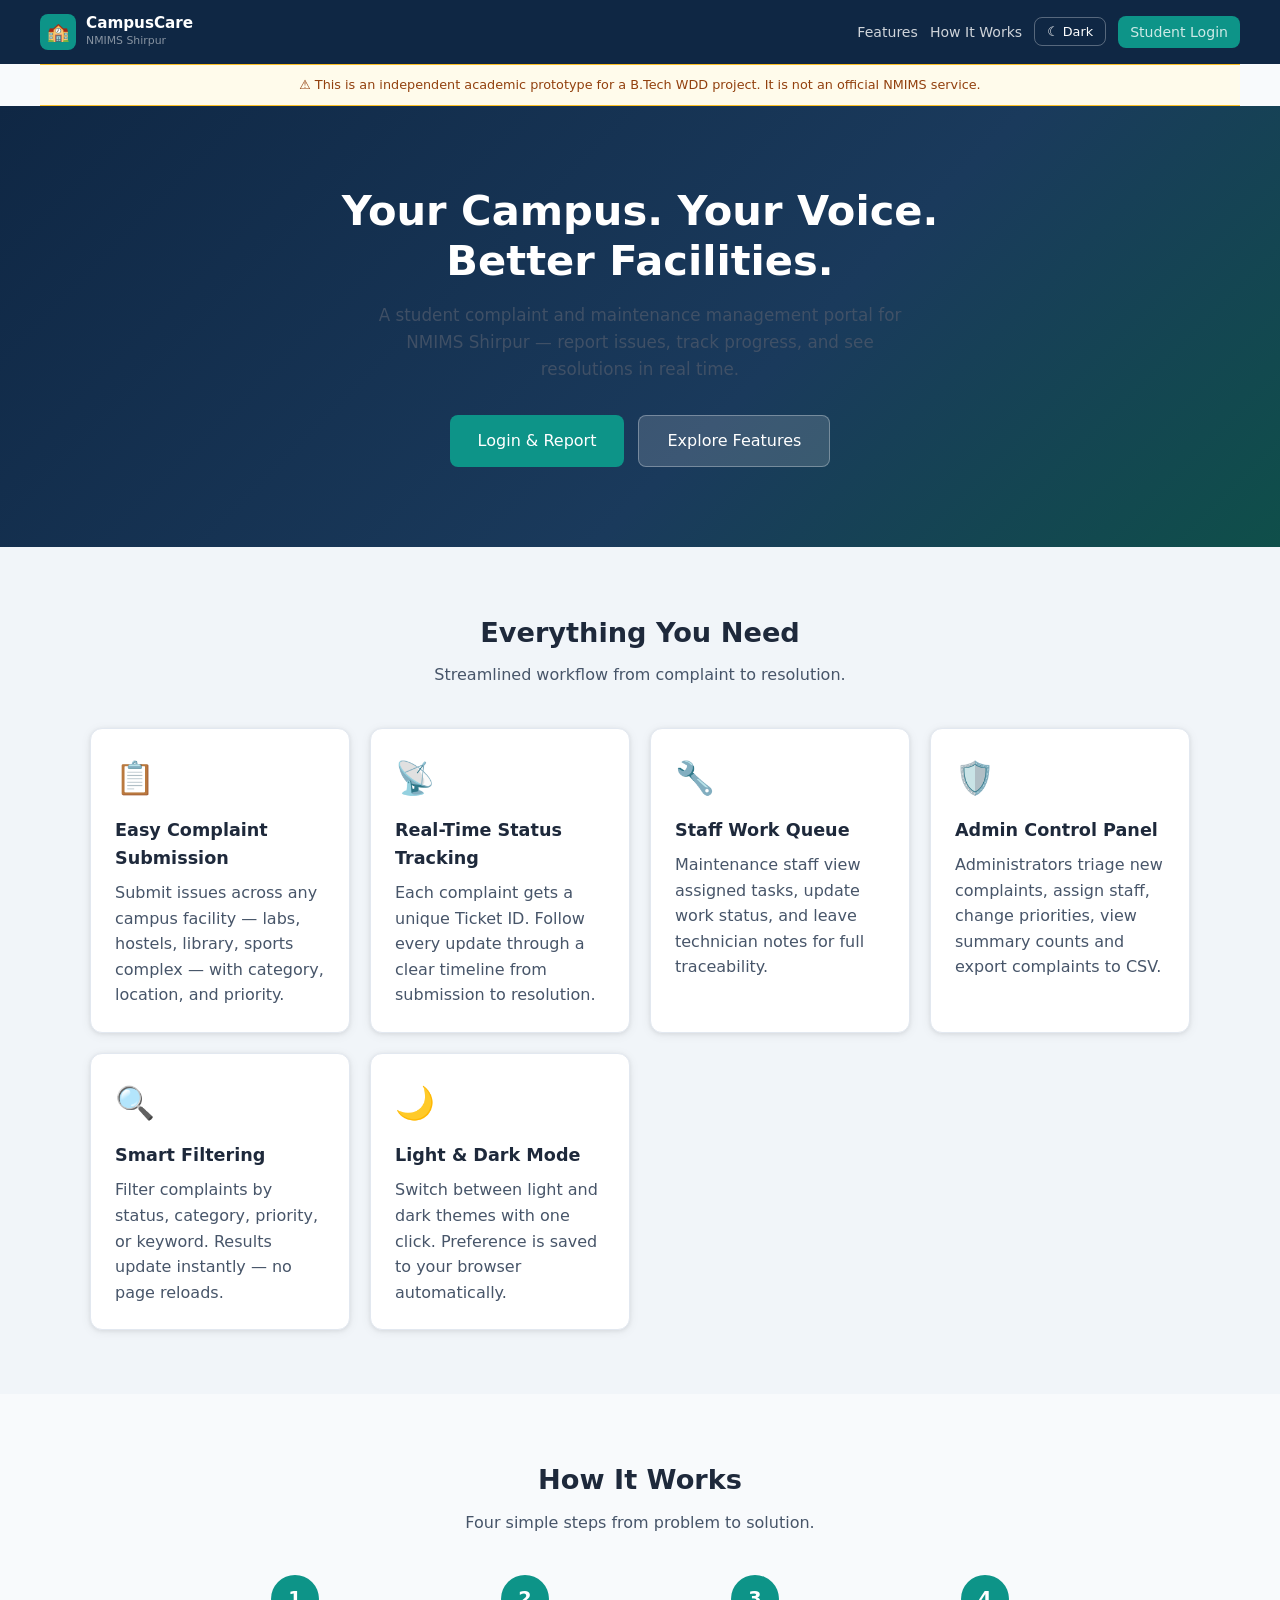
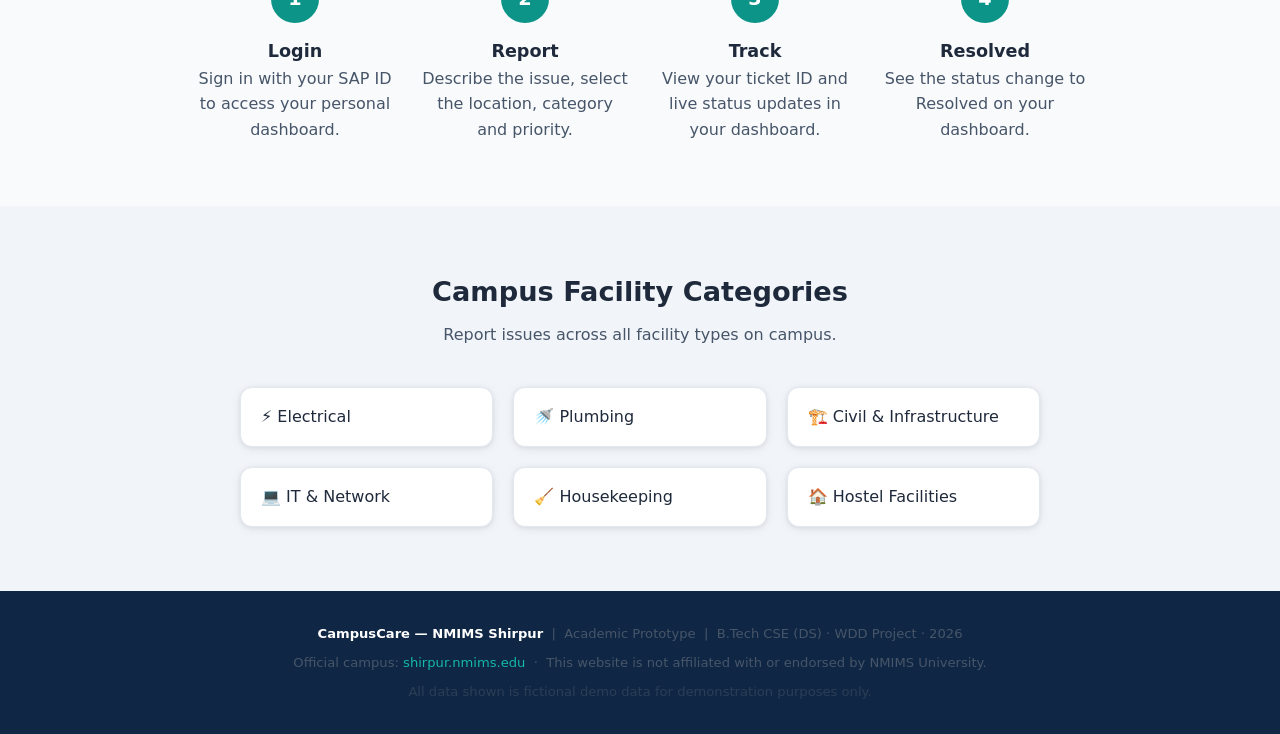
<file: pages/my-complaints.html>
<!DOCTYPE html>
<html lang="en" data-theme="light">
<head>
<meta charset="UTF-8">
<meta name="viewport" content="width=device-width, initial-scale=1.0">
<title>My Complaints — CampusCare</title>
<link rel="stylesheet" href="../css/style.css">
</head>
<body>
<div class="app-shell">

  <!-- Shared Sidebar -->
  <aside class="sidebar" id="sidebar"></aside>

  <!-- Main -->
  <div class="main-content">
    <header class="topbar">
      <button id="navToggle" aria-label="Toggle navigation">☰</button>
      <div class="topbar-title">My Complaints</div>
      <div class="topbar-actions">
        <a href="submit-complaint.html" class="btn btn-primary btn-sm">+ New</a>
      </div>
    </header>

    <main class="page-content">
      <div class="page-header">
        <h1>My Complaints</h1>
        <p>Filter and search your submitted complaints below.</p>
      </div>

      <!-- Filters -->
      <div class="filters-bar">
        <div class="filter-group">
          <label for="fSearch">Search</label>
          <input type="text" id="fSearch" placeholder="Title, ID, location…">
        </div>
        <div class="filter-group">
          <label for="fStatus">Status</label>
          <select id="fStatus">
            <option value="all">All Statuses</option>
            <option>Submitted</option>
            <option>Assigned</option>
            <option>In Progress</option>
            <option>Waiting</option>
            <option>Resolved</option>
            <option>Closed</option>
          </select>
        </div>
        <div class="filter-group">
          <label for="fCategory">Category</label>
          <select id="fCategory">
            <option value="all">All Categories</option>
          </select>
        </div>
        <div class="filter-group">
          <label for="fPriority">Priority</label>
          <select id="fPriority">
            <option value="all">All Priorities</option>
            <option>Urgent</option><option>High</option><option>Normal</option><option>Low</option>
          </select>
        </div>
        <div class="filter-group" style="flex:none">
          <label>&nbsp;</label>
          <button class="btn btn-secondary btn-sm" id="clearFilters">Clear</button>
        </div>
      </div>

      <div id="resultCount" style="font-size:.82rem;color:var(--text-muted);margin-bottom:12px"></div>
      <div class="complaint-grid" id="complaintsGrid"></div>
    </main>
  </div>
</div>

<div id="toast" class="toast" role="status" aria-live="polite"></div>
<script src="../js/data.js"></script>
<script src="../js/app.js"></script>
<script>
var user = requireAuth(["student"]);
if (user) {
  buildSidebar(user, "my-complaints");
  initMobileNav();

  // Populate category filter
  var catSel = document.getElementById("fCategory");
  Object.keys(CATEGORIES).forEach(function(cat) {
    var o = document.createElement("option");
    o.value = cat;
    o.textContent = cat;
    catSel.appendChild(o);
  });

  var complaints = loadComplaints();

  function applyFilters() {
    var mine = filterComplaints(complaints, {
      userId:   user.id,
      status:   document.getElementById("fStatus").value,
      category: document.getElementById("fCategory").value,
      priority: document.getElementById("fPriority").value,
      search:   document.getElementById("fSearch").value
    });
    document.getElementById("resultCount").textContent = mine.length + " complaint(s) found";
    renderList(document.getElementById("complaintsGrid"), mine, "No complaints match your filters.");
  }

  wireFilters(["fSearch", "fStatus", "fCategory", "fPriority"], applyFilters);

  document.getElementById("clearFilters").addEventListener("click", function() {
    document.getElementById("fStatus").value = "all";
    document.getElementById("fCategory").value = "all";
    document.getElementById("fPriority").value = "all";
    document.getElementById("fSearch").value = "";
    applyFilters();
  });

  applyFilters();
}
</script>
</body>
</html>
</file>
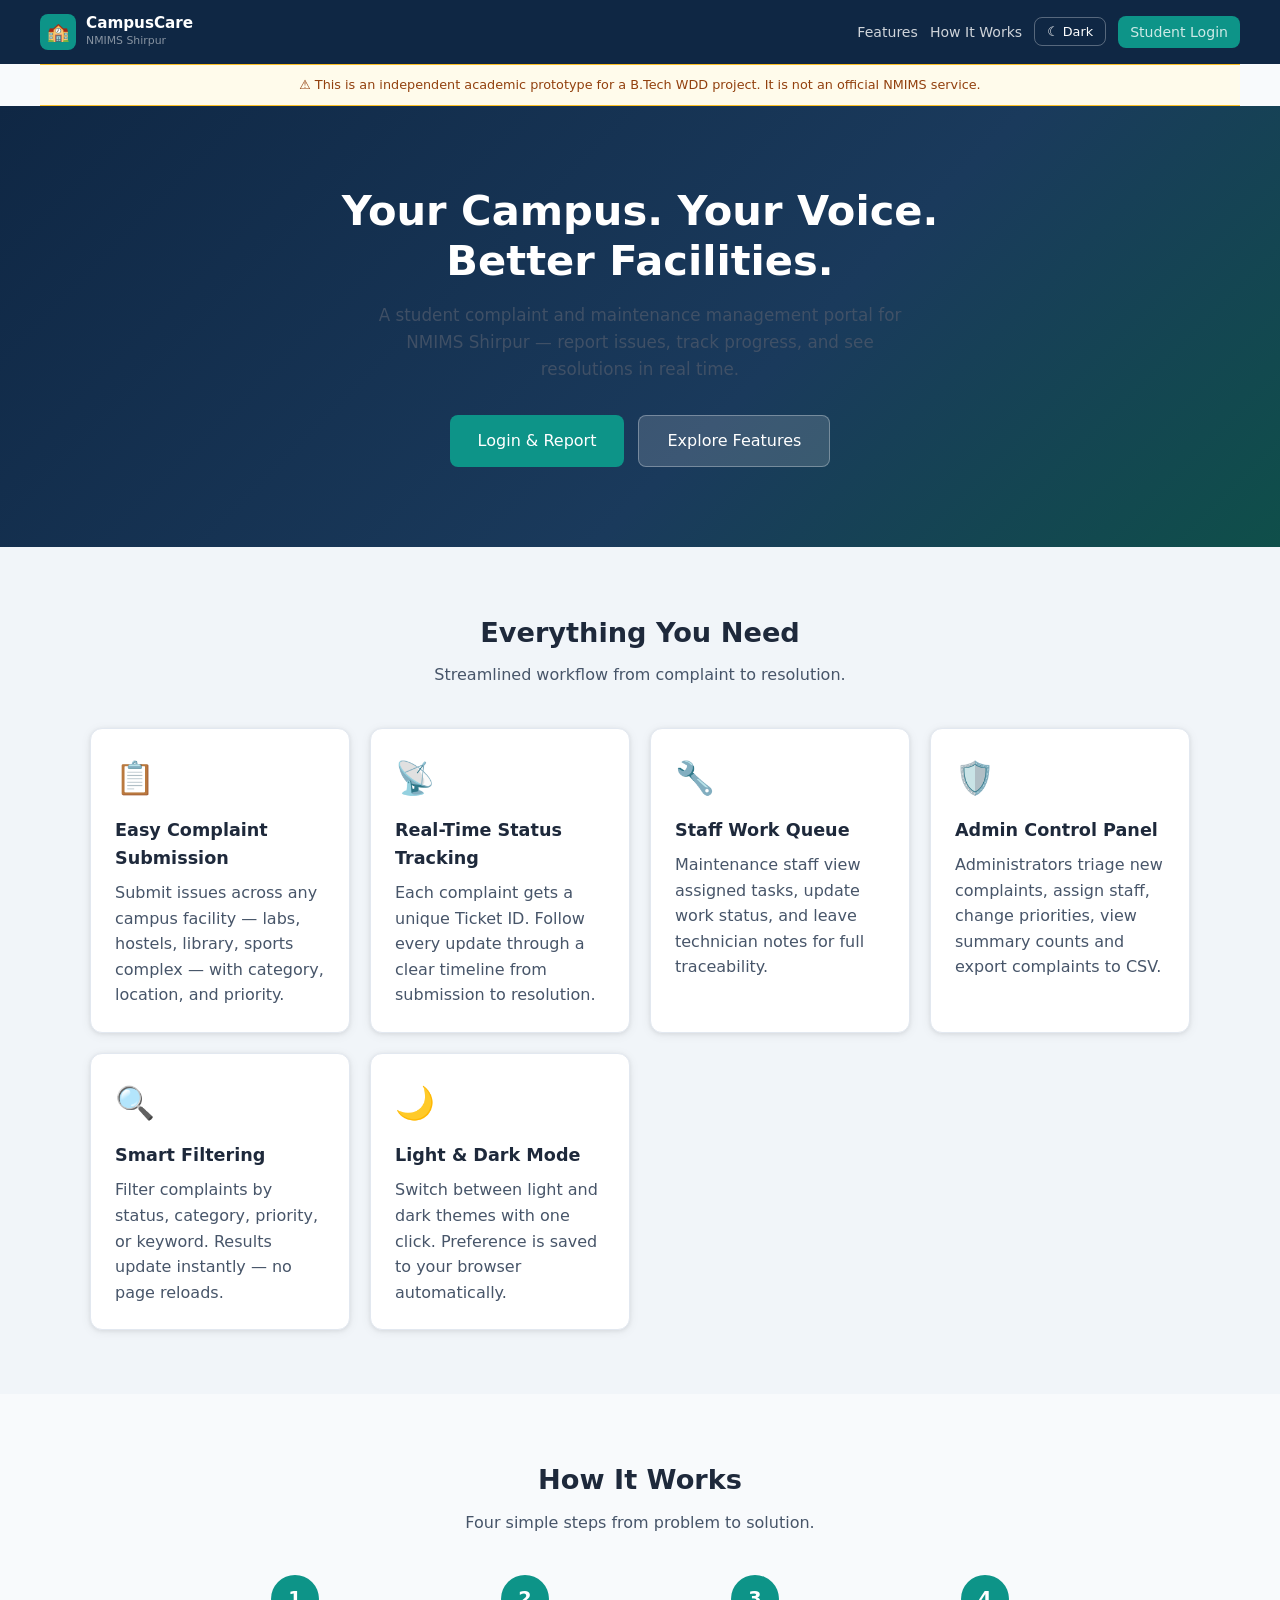
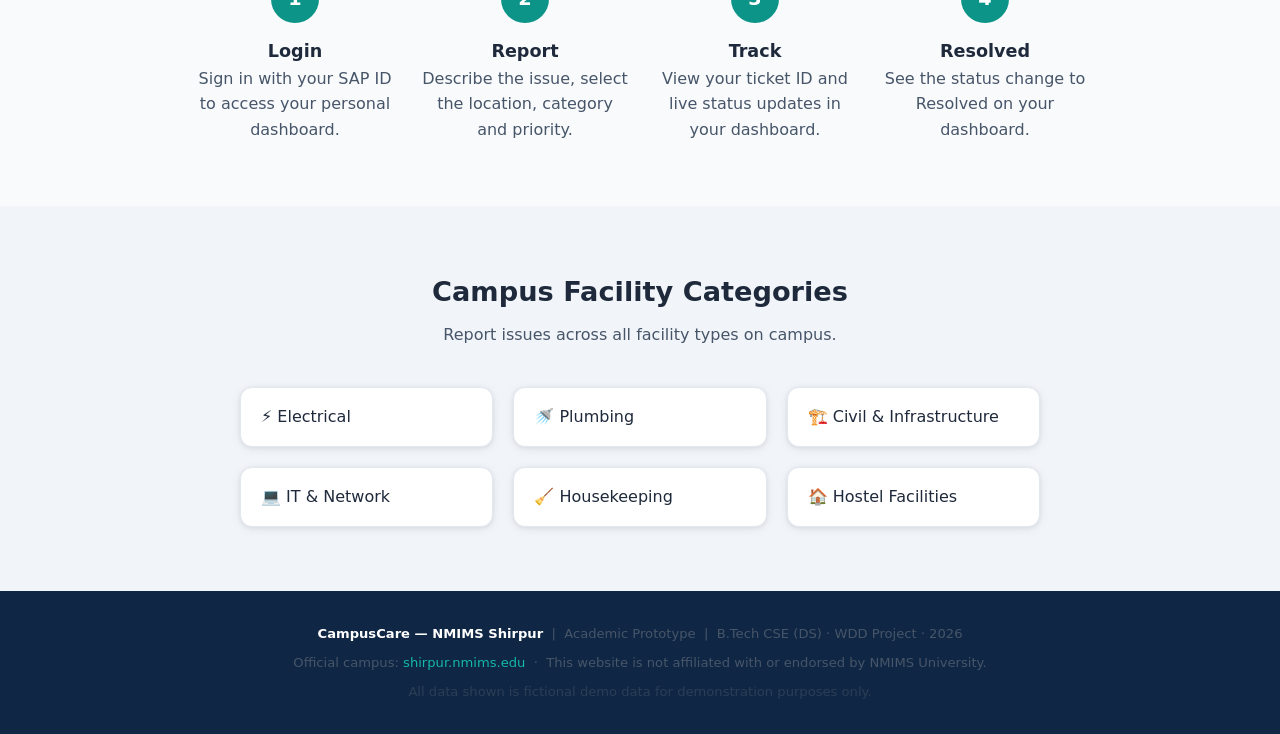
<file: pages/staff-dashboard.html>
<!DOCTYPE html>
<html lang="en" data-theme="light">
<head>
<meta charset="UTF-8">
<meta name="viewport" content="width=device-width, initial-scale=1.0">
<title>Staff Work Queue — CampusCare</title>
<link rel="stylesheet" href="../css/style.css">
</head>
<body>
<div class="app-shell">

  <!-- Shared Sidebar -->
  <aside class="sidebar" id="sidebar"></aside>

  <!-- Main -->
  <div class="main-content">
    <header class="topbar">
      <button id="navToggle" aria-label="Toggle navigation">☰</button>
      <div class="topbar-title">Staff Work Queue</div>
    </header>

    <main class="page-content">
      <div class="page-header">
        <h1 id="staffGreeting">Work Queue</h1>
        <p>Complaints assigned to you. Click a card to view details and update status.</p>
      </div>

      <!-- Stats -->
      <div class="stats-grid" id="statsGrid"></div>

      <!-- Filters -->
      <div class="filters-bar">
        <div class="filter-group">
          <label for="fSearch">Search</label>
          <input type="text" id="fSearch" placeholder="Title, ID, location…">
        </div>
        <div class="filter-group">
          <label for="fStatus">Status</label>
          <select id="fStatus">
            <option value="all">All</option>
            <option>Assigned</option>
            <option>In Progress</option>
            <option>Waiting</option>
            <option>Resolved</option>
            <option>Closed</option>
          </select>
        </div>
        <div class="filter-group">
          <label for="fPriority">Priority</label>
          <select id="fPriority">
            <option value="all">All</option>
            <option>Urgent</option><option>High</option><option>Normal</option><option>Low</option>
          </select>
        </div>
      </div>

      <div id="resultCount" style="font-size:.82rem;color:var(--text-muted);margin-bottom:12px"></div>
      <div class="complaint-grid" id="queue"></div>
    </main>
  </div>
</div>

<div id="toast" class="toast" role="status" aria-live="polite"></div>
<script src="../js/data.js"></script>
<script src="../js/app.js"></script>
<script>
var user = requireAuth(["staff"]);
if (user) {
  buildSidebar(user, "staff-queue");
  initMobileNav();

  document.getElementById("staffGreeting").textContent = "Hello, " + user.name.split(" ")[0] + "! 👷";

  var complaints = loadComplaints();
  // Filter strictly by assignedToId
  var myQueue = complaints.filter(function(c) {
    return c.assignedToId === user.id;
  });

  var statsGrid = document.getElementById("statsGrid");
  statsGrid.innerHTML =
    '<div class="stat-card"><div class="stat-num">' + myQueue.length + '</div><div class="stat-label">Assigned</div></div>' +
    '<div class="stat-card"><div class="stat-num">' + countByStatus(myQueue,"In Progress") + '</div><div class="stat-label">In Progress</div></div>' +
    '<div class="stat-card"><div class="stat-num">' + countByStatus(myQueue,"Waiting") + '</div><div class="stat-label">Waiting</div></div>' +
    '<div class="stat-card"><div class="stat-num">' + countByStatus(myQueue,"Resolved") + '</div><div class="stat-label">Resolved</div></div>';

  function applyFilters() {
    var filtered = filterComplaints(myQueue, {
      status:   document.getElementById("fStatus").value,
      priority: document.getElementById("fPriority").value,
      search:   document.getElementById("fSearch").value
    });
    document.getElementById("resultCount").textContent = filtered.length + " task(s) found";
    renderList(document.getElementById("queue"), filtered, "No tasks match your filters.");
  }

  wireFilters(["fSearch","fStatus","fPriority"], applyFilters);
  applyFilters();
}
</script>
</body>
</html>
</file>
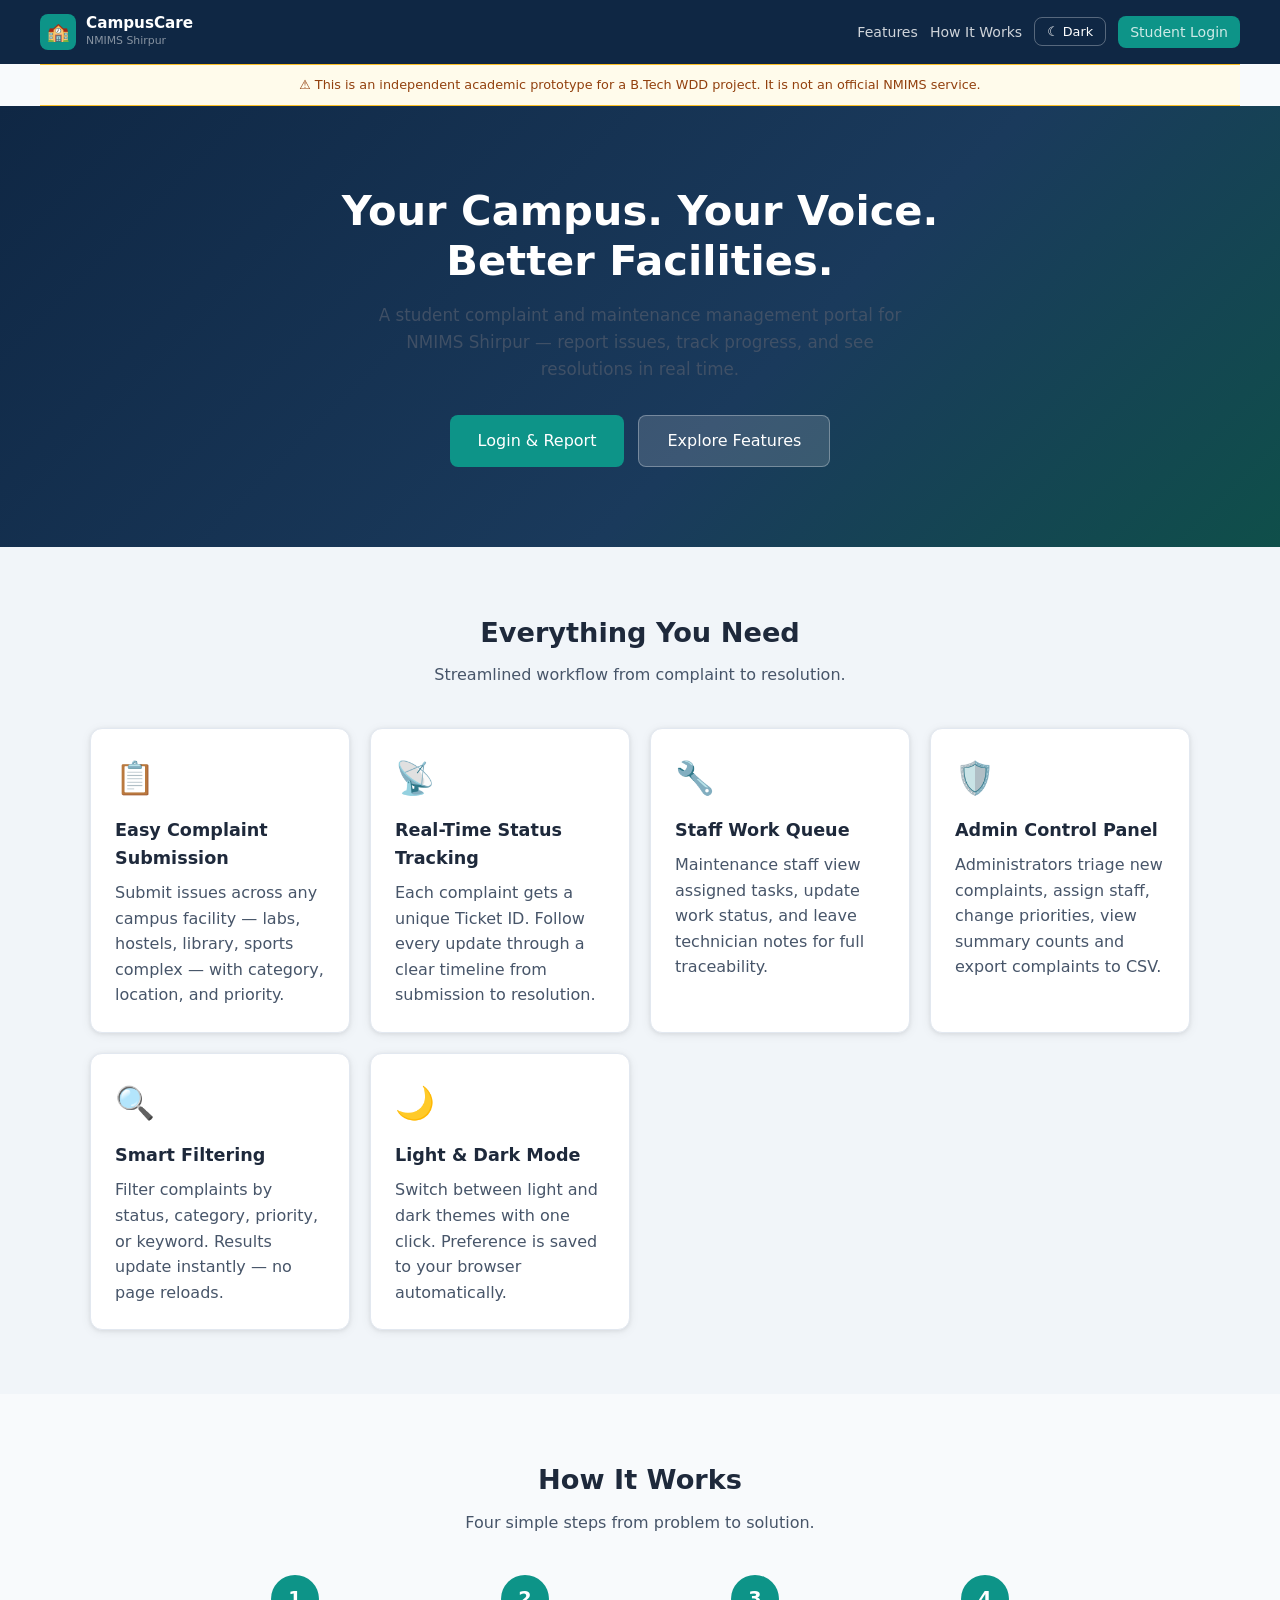
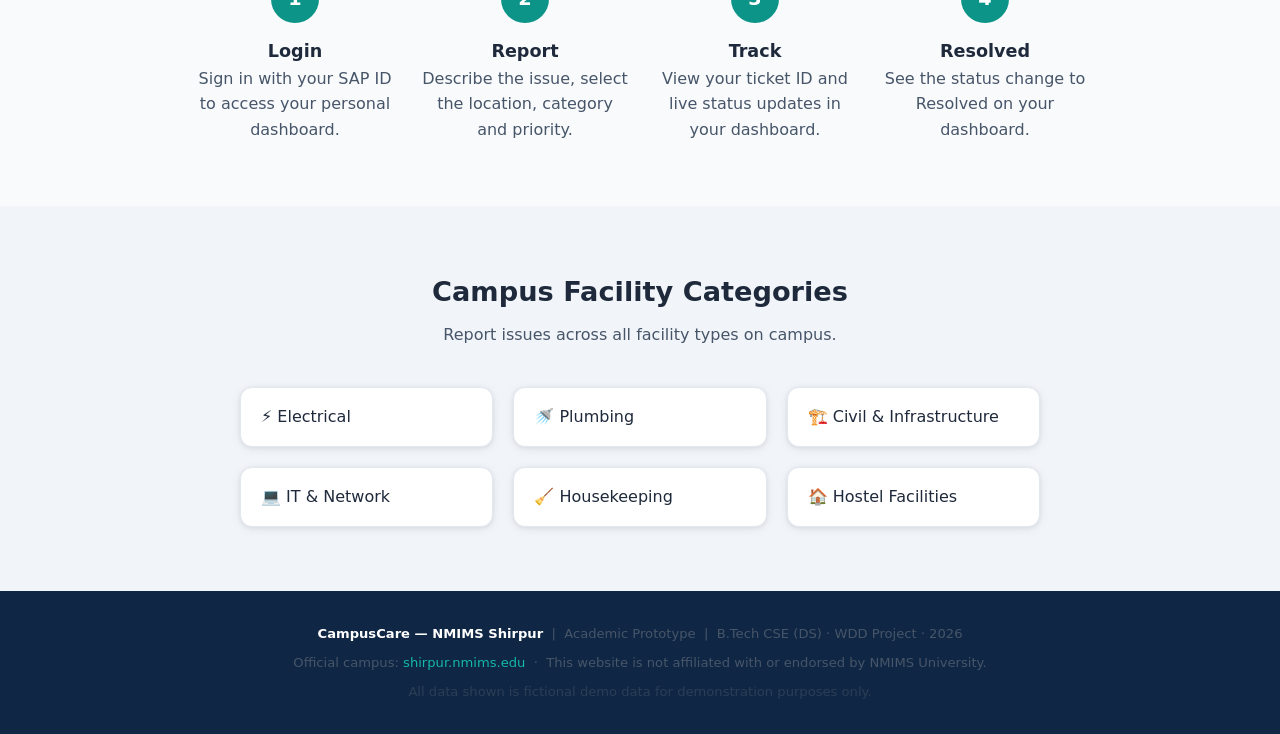
<file: pages/student-dashboard.html>
<!DOCTYPE html>
<html lang="en" data-theme="light">
<head>
<meta charset="UTF-8">
<meta name="viewport" content="width=device-width, initial-scale=1.0">
<title>My Dashboard — CampusCare</title>
<link rel="stylesheet" href="../css/style.css">
</head>
<body>
<div class="app-shell">

  <!-- Shared Sidebar -->
  <aside class="sidebar" id="sidebar"></aside>

  <!-- Main -->
  <div class="main-content">
    <header class="topbar">
      <button id="navToggle" aria-label="Toggle navigation">☰</button>
      <div class="topbar-title">Student Dashboard</div>
      <div class="topbar-actions">
        <a href="submit-complaint.html" class="btn btn-primary btn-sm">+ New Complaint</a>
      </div>
    </header>

    <main class="page-content">
      <!-- Greeting -->
      <div class="page-header">
        <h1 id="greeting">Hello!</h1>
        <p id="sapDisplay"></p>
      </div>

      <!-- KPI cards -->
      <div class="stats-grid" id="statsGrid"></div>

      <!-- Recent complaints -->
      <div style="display:flex;align-items:center;justify-content:space-between;margin-bottom:12px">
        <h2>Recent Complaints</h2>
        <a href="my-complaints.html" class="btn btn-secondary btn-sm">View All →</a>
      </div>
      <div class="complaint-grid" id="recentGrid"></div>
    </main>
  </div>
</div>

<div id="toast" class="toast" role="status" aria-live="polite"></div>
<script src="../js/data.js"></script>
<script src="../js/app.js"></script>
<script>
var user = requireAuth(["student"]);
if (user) {
  buildSidebar(user, "dashboard");
  initMobileNav();

  document.getElementById("greeting").textContent = "Hello, " + user.name.split(" ")[0] + "! 👋";
  document.getElementById("sapDisplay").textContent = "SAP ID: " + user.id + " · " + (user.branch || "") + " · Year " + (user.year || "");

  var complaints = loadComplaints();
  var mine = filterComplaints(complaints, { userId: user.id });

  var statuses = ["Submitted","Assigned","In Progress","Waiting","Resolved","Closed"];
  renderStats(document.getElementById("statsGrid"), mine, statuses);

  var recent = mine.slice().sort(function(a,b){ return new Date(b.updatedAt) - new Date(a.updatedAt); }).slice(0,4);
  renderList(document.getElementById("recentGrid"), recent, "No complaints yet. Submit your first one!");
}
</script>
</body>
</html>
</file>
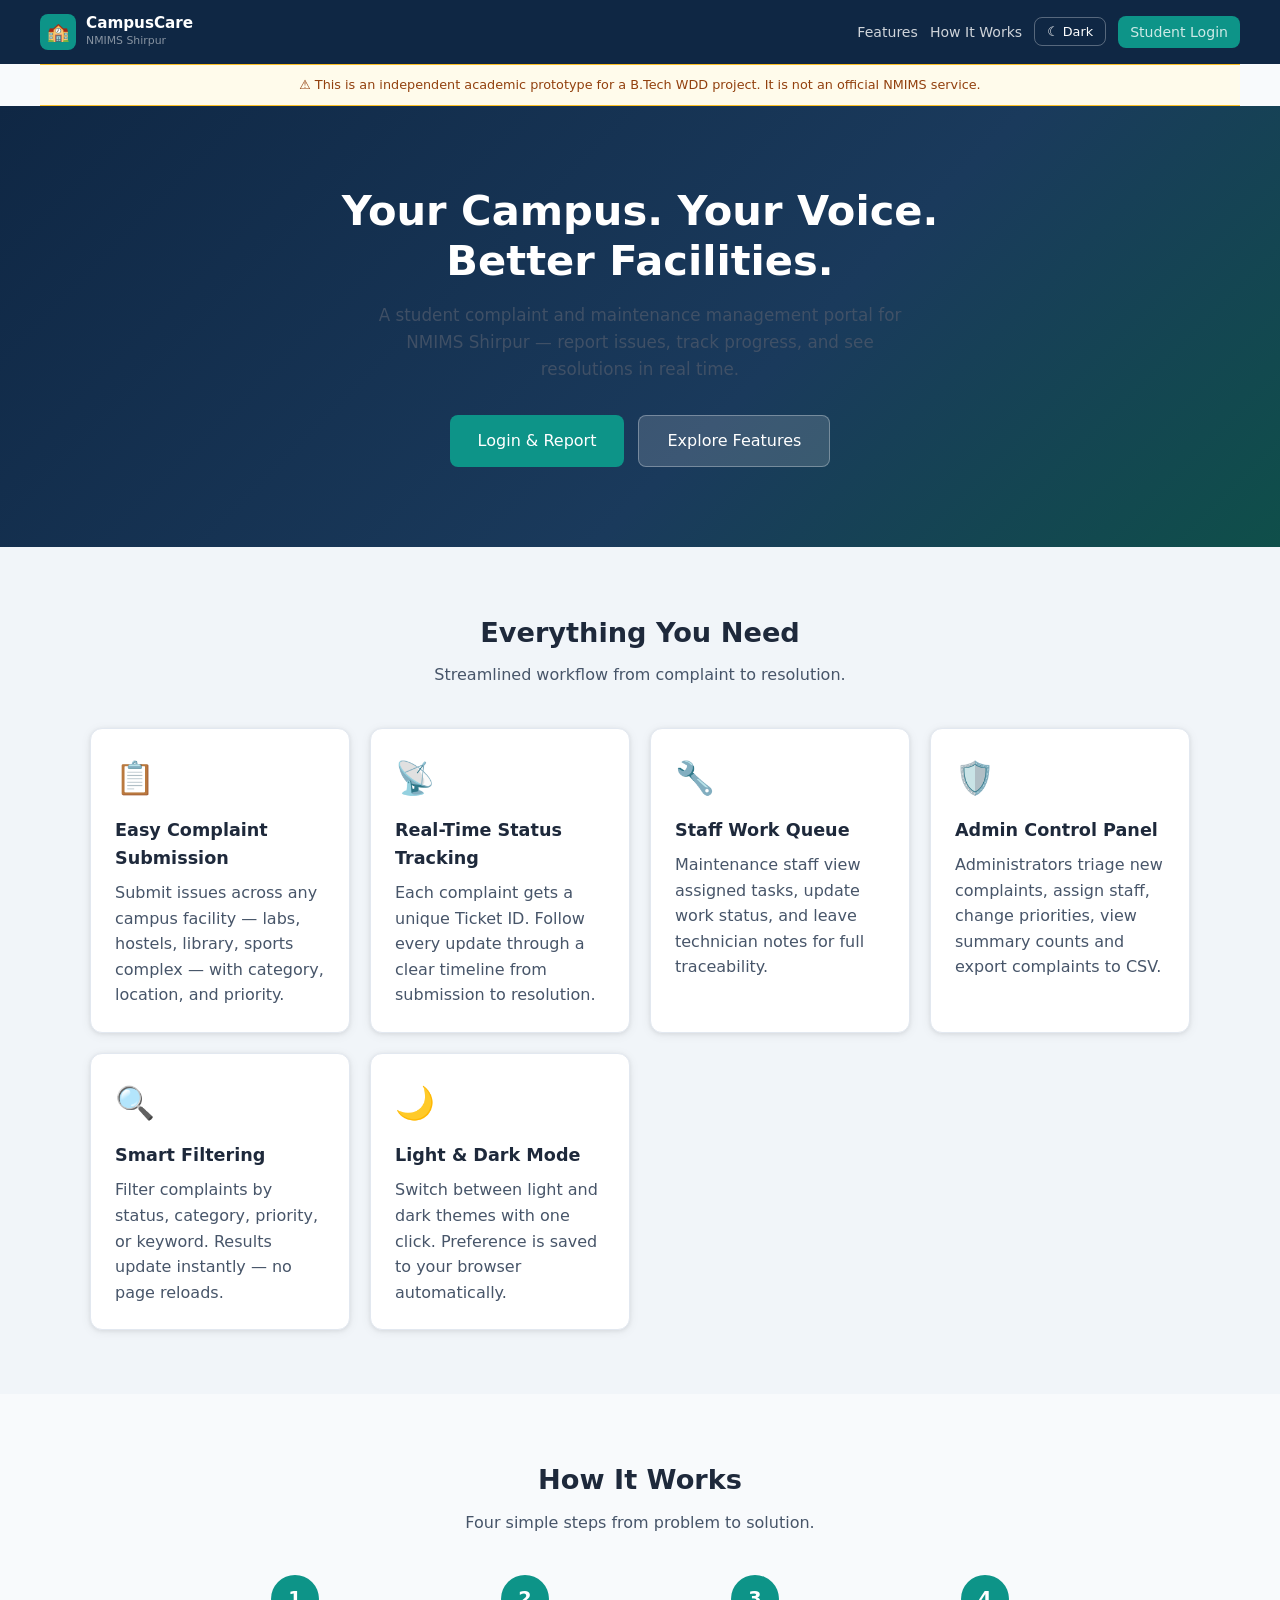
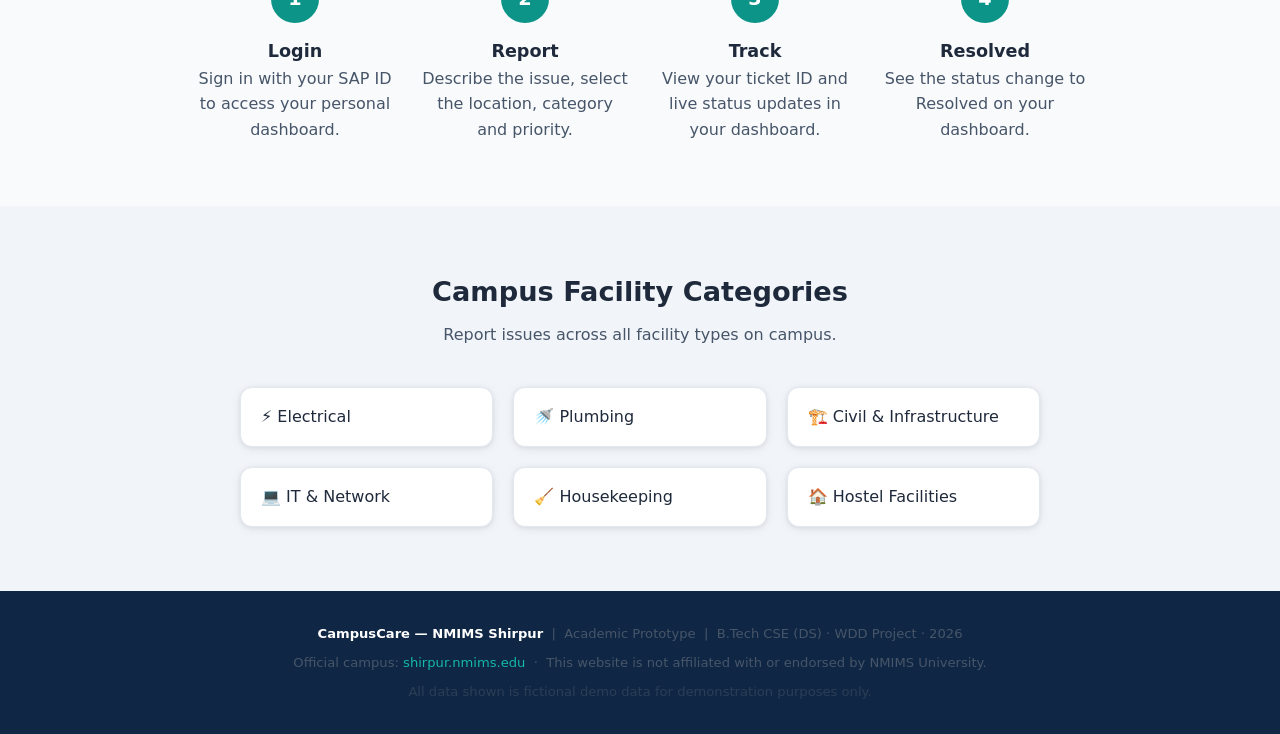
<file: pages/submit-complaint.html>
<!DOCTYPE html>
<html lang="en" data-theme="light">
<head>
<meta charset="UTF-8">
<meta name="viewport" content="width=device-width, initial-scale=1.0">
<title>Submit Complaint — CampusCare</title>
<link rel="stylesheet" href="../css/style.css">
</head>
<body>
<div class="app-shell">

  <!-- Shared Sidebar -->
  <aside class="sidebar" id="sidebar"></aside>

  <!-- Main -->
  <div class="main-content">
    <header class="topbar">
      <button id="navToggle" aria-label="Toggle navigation">☰</button>
      <div class="topbar-title">Submit a Complaint</div>
      <div class="topbar-actions">
        <a href="my-complaints.html" class="btn btn-secondary btn-sm">My Complaints</a>
      </div>
    </header>

    <main class="page-content">
      <div class="page-header">
        <h1>New Complaint</h1>
        <p>Fill in the details below. You'll receive a unique Ticket ID on submission.</p>
      </div>

      <div style="max-width:720px">
        <div class="card">
          <form id="complaintForm" novalidate>

            <div class="form-group">
              <label for="title">Complaint Title <span class="req">*</span></label>
              <input type="text" id="title" class="form-control" placeholder="Short, clear description of the issue" maxlength="120">
              <div class="form-error" id="titleErr"></div>
            </div>

            <div class="form-row">
              <div class="form-group">
                <label for="category">Category <span class="req">*</span></label>
                <select id="category" class="form-control">
                  <option value="">— Select Category —</option>
                </select>
                <div class="form-error" id="categoryErr"></div>
              </div>
              <div class="form-group">
                <label for="subcategory">Sub-category <span class="req">*</span></label>
                <select id="subcategory" class="form-control" disabled>
                  <option value="">— Select Category First —</option>
                </select>
                <div class="form-error" id="subcategoryErr"></div>
              </div>
            </div>

            <div class="form-row">
              <div class="form-group">
                <label for="location">Location <span class="req">*</span></label>
                <select id="location" class="form-control">
                  <option value="">— Select Location —</option>
                </select>
                <div class="form-error" id="locationErr"></div>
              </div>
              <div class="form-group">
                <label for="priority">Priority</label>
                <select id="priority" class="form-control">
                  <option value="Low">Low</option>
                  <option value="Normal" selected>Normal</option>
                  <option value="High">High</option>
                </select>
              </div>
            </div>

            <div class="form-group">
              <label for="description">Detailed Description <span class="req">*</span></label>
              <textarea id="description" class="form-control" rows="5" placeholder="Describe the problem in detail. Include any relevant details such as time of occurrence, severity, affected area size, etc." maxlength="1000"></textarea>
              <div class="form-hint"><span id="descCount">0</span>/1000 characters</div>
              <div class="form-error" id="descErr"></div>
            </div>

            <div class="form-actions">
              <button type="submit" class="btn btn-primary" id="submitBtn">Submit Complaint</button>
              <a href="student-dashboard.html" class="btn btn-secondary">Cancel</a>
            </div>
          </form>
        </div>
      </div>
    </main>
  </div>
</div>

<div id="toast" class="toast" role="status" aria-live="polite"></div>
<script src="../js/data.js"></script>
<script src="../js/app.js"></script>
<script>
var user = requireAuth(["student"]);
if (user) {
  buildSidebar(user, "submit");
  initMobileNav();

  // Populate category options
  var catSel = document.getElementById("category");
  Object.keys(CATEGORIES).forEach(function(c) {
    var o = document.createElement("option");
    o.value = c;
    o.textContent = c;
    catSel.appendChild(o);
  });

  // Populate location options
  var locSel = document.getElementById("location");
  LOCATIONS.forEach(function(l) {
    var o = document.createElement("option");
    o.value = l;
    o.textContent = l;
    locSel.appendChild(o);
  });

  // Category -> subcategory cascade
  catSel.addEventListener("change", function() {
    var sub = document.getElementById("subcategory");
    sub.innerHTML = "";
    sub.disabled = !this.value;
    if (this.value) {
      var def = document.createElement("option");
      def.value = "";
      def.textContent = "— Select Sub-category —";
      sub.appendChild(def);
      CATEGORIES[this.value].forEach(function(s) {
        var o = document.createElement("option");
        o.value = s;
        o.textContent = s;
        sub.appendChild(o);
      });
    } else {
      var o = document.createElement("option");
      o.value = "";
      o.textContent = "— Select Category First —";
      sub.appendChild(o);
    }
  });

  // Character counter
  document.getElementById("description").addEventListener("input", function() {
    document.getElementById("descCount").textContent = this.value.length;
  });

  function validate(id, errId, check, msg) {
    var el = document.getElementById(id);
    var err = document.getElementById(errId);
    if (!check(el.value.trim())) {
      el.classList.add("error");
      err.textContent = msg;
      return false;
    }
    el.classList.remove("error");
    err.textContent = "";
    return true;
  }

  var isSubmitting = false;

  document.getElementById("complaintForm").addEventListener("submit", function(e) {
    e.preventDefault();
    if (isSubmitting) return;

    var btn = document.getElementById("submitBtn");
    var v = true;
    v = validate("title",       "titleErr",       function(v){ return v.length >= 5; },  "Title must be at least 5 characters.") && v;
    v = validate("category",    "categoryErr",    function(v){ return v !== ""; },        "Please select a category.") && v;
    v = validate("subcategory", "subcategoryErr", function(v){ return v !== ""; },        "Please select a sub-category.") && v;
    v = validate("location",    "locationErr",    function(v){ return v !== ""; },        "Please select a location.") && v;
    v = validate("description", "descErr",        function(v){ return v.length >= 20; },  "Description must be at least 20 characters.") && v;

    if (!v) {
      btn.disabled = false;
      btn.textContent = "Submit Complaint";
      isSubmitting = false;
      return;
    }

    // Guard duplicate submissions
    isSubmitting = true;
    btn.disabled = true;
    btn.textContent = "Submitting...";

    var complaints = loadComplaints();
    var now = new Date().toISOString();
    var complaint = {
      id:           nextId(complaints),
      userId:       user.id,
      title:        document.getElementById("title").value.trim(),
      category:     document.getElementById("category").value,
      sub:          document.getElementById("subcategory").value,
      location:     document.getElementById("location").value,
      priority:     document.getElementById("priority").value,
      description:  document.getElementById("description").value.trim(),
      status:       "Submitted",
      assignedTo:   "",
      assignedToId: "",
      createdAt:    now,
      updatedAt:    now,
      timeline: [
        { date: now, action: "Complaint submitted", by: user.name }
      ]
    };
    complaints.push(complaint);
    saveComplaints(complaints);

    toast("Complaint submitted! Ticket ID: " + complaint.id, "success");

    setTimeout(function() {
      openComplaint(complaint.id);
    }, 1200);
  });
}
</script>
</body>
</html>
</file>
<file: css/style.css>
/* ============================================================
   CampusCare — NMIMS Shirpur  |  style.css
   Presentation layer: design system, CSS variables, light/dark, responsive
   ============================================================ */

/* ── CSS Variables ─────────────────────────────────────────── */
:root {
  --navy:       #0f2744;
  --navy-mid:   #1a3a5c;
  --teal:       #0d9488;
  --teal-light: #14b8a6;
  --white:      #ffffff;
  --gray-50:    #f8fafc;
  --gray-100:   #f1f5f9;
  --gray-200:   #e2e8f0;
  --gray-400:   #94a3b8;
  --gray-600:   #475569;
  --gray-800:   #1e293b;
  --red:        #ef4444;
  --orange:     #f97316;
  --yellow:     #eab308;
  --green:      #22c55e;
  --purple:     #a855f7;

  --bg:         var(--gray-50);
  --surface:    var(--white);
  --text:       var(--gray-800);
  --text-muted: var(--gray-600);
  --border:     var(--gray-200);
  --sidebar-w:  240px;

  --radius:     8px;
  --radius-lg:  12px;
  --shadow:     0 1px 4px rgba(0,0,0,.08), 0 2px 12px rgba(0,0,0,.06);
  --shadow-lg:  0 4px 24px rgba(0,0,0,.12);
  --transition: .2s ease;
}

[data-theme="dark"] {
  --bg:         #0f172a;
  --surface:    #1e293b;
  --text:       #e2e8f0;
  --text-muted: #94a3b8;
  --border:     #334155;
  --gray-100:   #1e293b;
  --gray-200:   #334155;
}

/* ── Reset ─────────────────────────────────────────────────── */
*, *::before, *::after { box-sizing: border-box; margin: 0; padding: 0; }
html { scroll-behavior: smooth; }
body {
  font-family: 'Segoe UI', system-ui, -apple-system, sans-serif;
  background: var(--bg);
  color: var(--text);
  line-height: 1.6;
  min-height: 100vh;
}
a { color: inherit; text-decoration: none; }
button { cursor: pointer; font-family: inherit; }
img { max-width: 100%; }

/* ── Typography ────────────────────────────────────────────── */
h1 { font-size: 2rem; font-weight: 700; line-height: 1.2; }
h2 { font-size: 1.4rem; font-weight: 600; }
h3 { font-size: 1.1rem; font-weight: 600; }
p  { color: var(--text-muted); }

/* ── Layout: App Shell ─────────────────────────────────────── */
.app-shell { display: flex; min-height: 100vh; }

/* ── Sidebar ───────────────────────────────────────────────── */
.sidebar {
  width: var(--sidebar-w);
  background: var(--navy);
  color: var(--white);
  display: flex;
  flex-direction: column;
  flex-shrink: 0;
  position: fixed;
  top: 0; left: 0;
  height: 100vh;
  z-index: 200;
  transition: transform var(--transition);
}
.sidebar-brand {
  padding: 20px 16px;
  border-bottom: 1px solid rgba(255,255,255,.1);
  display: flex;
  align-items: center;
  gap: 10px;
}
.brand-icon {
  width: 36px; height: 36px;
  background: var(--teal);
  border-radius: 8px;
  display: flex; align-items: center; justify-content: center;
  font-size: 18px;
  flex-shrink: 0;
}
.brand-name { font-size: .95rem; font-weight: 700; line-height: 1.2; }
.brand-sub  { font-size: .7rem; color: rgba(255,255,255,.6); }
.sidebar-nav { flex: 1; padding: 12px 0; overflow-y: auto; }
.nav-section { padding: 8px 16px 4px; font-size: .7rem; color: rgba(255,255,255,.4); text-transform: uppercase; letter-spacing: .08em; }
.nav-link {
  display: flex; align-items: center; gap: 10px;
  padding: 10px 16px;
  font-size: .88rem; color: rgba(255,255,255,.8);
  transition: background var(--transition), color var(--transition);
  border-radius: 0;
}
.nav-link:hover, .nav-link.active {
  background: rgba(255,255,255,.08);
  color: var(--white);
}
.nav-link.active { border-left: 3px solid var(--teal); }
.nav-icon { width: 18px; text-align: center; font-size: 15px; }
.sidebar-footer {
  padding: 12px 16px;
  border-top: 1px solid rgba(255,255,255,.1);
}
.user-chip {
  display: flex; align-items: center; gap: 10px;
  padding: 8px 0;
}
.user-avatar {
  width: 34px; height: 34px;
  background: var(--teal);
  border-radius: 50%;
  display: flex; align-items: center; justify-content: center;
  font-weight: 700; font-size: .85rem;
  flex-shrink: 0;
}
.user-info { flex: 1; min-width: 0; }
.user-name { font-size: .85rem; font-weight: 600; white-space: nowrap; overflow: hidden; text-overflow: ellipsis; }
.user-role { font-size: .7rem; color: rgba(255,255,255,.5); }
.btn-logout {
  background: none; border: none; color: rgba(255,255,255,.6);
  font-size: .8rem; padding: 6px 0;
  width: 100%; text-align: left;
  transition: color var(--transition);
}
.btn-logout:hover { color: var(--red); }

/* ── Main content area ─────────────────────────────────────── */
.main-content {
  margin-left: var(--sidebar-w);
  flex: 1;
  display: flex;
  flex-direction: column;
  min-height: 100vh;
}

/* ── Topbar ─────────────────────────────────────────────────── */
.topbar {
  background: var(--surface);
  border-bottom: 1px solid var(--border);
  padding: 0 24px;
  height: 60px;
  display: flex;
  align-items: center;
  justify-content: space-between;
  position: sticky;
  top: 0;
  z-index: 100;
}
.topbar-title { font-size: 1.1rem; font-weight: 600; }
.topbar-actions { display: flex; align-items: center; gap: 10px; }
.btn-icon {
  background: none; border: 1px solid var(--border);
  color: var(--text); border-radius: var(--radius);
  padding: 6px 12px; font-size: .8rem;
  transition: background var(--transition);
}
.btn-icon:hover { background: var(--gray-100); }
#navToggle {
  display: none;
  background: none; border: none;
  font-size: 1.4rem; color: var(--text);
  padding: 4px;
}

/* ── Page content ───────────────────────────────────────────── */
.page-content { padding: 24px; flex: 1; }
.page-header { margin-bottom: 24px; }
.page-header p { margin-top: 4px; font-size: .9rem; }

/* ── Buttons ────────────────────────────────────────────────── */
.btn {
  display: inline-flex; align-items: center; justify-content: center; gap: 6px;
  padding: 9px 18px; border-radius: var(--radius);
  font-size: .88rem; font-weight: 500;
  border: none; transition: all var(--transition);
  white-space: nowrap;
}
.btn-primary   { background: var(--teal);  color: var(--white); }
.btn-primary:hover   { background: var(--teal-light); }
.btn-secondary { background: var(--gray-100); color: var(--text); border: 1px solid var(--border); }
.btn-secondary:hover { background: var(--gray-200); }
.btn-danger    { background: var(--red);   color: var(--white); }
.btn-danger:hover    { opacity: .9; }
.btn-sm  { padding: 5px 12px; font-size: .8rem; }
.btn-lg  { padding: 12px 28px; font-size: 1rem; }

/* ── Cards ──────────────────────────────────────────────────── */
.card {
  background: var(--surface);
  border: 1px solid var(--border);
  border-radius: var(--radius-lg);
  box-shadow: var(--shadow);
  padding: 20px;
}
.complaint-card {
  cursor: pointer;
  transition: box-shadow var(--transition), transform var(--transition);
}
.complaint-card:hover {
  box-shadow: var(--shadow-lg);
  transform: translateY(-2px);
}
.card-header { display: flex; align-items: center; justify-content: space-between; margin-bottom: 10px; }
.complaint-id { font-size: .78rem; color: var(--text-muted); font-family: monospace; }
.card-title { font-size: 1rem; margin-bottom: 8px; }
.card-meta {
  display: flex; gap: 16px; flex-wrap: wrap;
  font-size: .8rem; color: var(--text-muted); margin-bottom: 12px;
}
.card-footer { display: flex; align-items: center; justify-content: space-between; }
.card-date { font-size: .78rem; color: var(--text-muted); }

/* ── KPI stats ──────────────────────────────────────────────── */
.stats-grid { display: grid; grid-template-columns: repeat(auto-fill, minmax(150px, 1fr)); gap: 16px; margin-bottom: 24px; }
.stat-card {
  background: var(--surface);
  border: 1px solid var(--border);
  border-radius: var(--radius-lg);
  padding: 18px;
  text-align: center;
  box-shadow: var(--shadow);
}
.stat-num  { font-size: 2rem; font-weight: 700; color: var(--navy); line-height: 1; }
.stat-label { font-size: .78rem; color: var(--text-muted); margin-top: 4px; }
[data-theme="dark"] .stat-num { color: var(--teal-light); }

/* ── Badges ─────────────────────────────────────────────────── */
.badge {
  display: inline-block; padding: 2px 10px;
  border-radius: 999px; font-size: .72rem; font-weight: 600;
}
.badge-blue   { background: #dbeafe; color: #1d4ed8; }
.badge-orange { background: #ffedd5; color: #c2410c; }
.badge-yellow { background: #fef9c3; color: #854d0e; }
.badge-green  { background: #dcfce7; color: #15803d; }
.badge-purple { background: #f3e8ff; color: #7e22ce; }
.badge-gray   { background: #f1f5f9; color: #475569; }
[data-theme="dark"] .badge-blue   { background: #1e3a5f; color: #93c5fd; }
[data-theme="dark"] .badge-orange { background: #431407; color: #fed7aa; }
[data-theme="dark"] .badge-yellow { background: #422006; color: #fde68a; }
[data-theme="dark"] .badge-green  { background: #052e16; color: #86efac; }
[data-theme="dark"] .badge-purple { background: #3b0764; color: #d8b4fe; }
[data-theme="dark"] .badge-gray   { background: #1e293b; color: #94a3b8; }

/* ── Priority dot ───────────────────────────────────────────── */
.priority-dot {
  font-size: .75rem; font-weight: 600;
  padding: 2px 8px; border-radius: 4px;
}
.pri-urgent { background: #fee2e2; color: #991b1b; }
.pri-high   { background: #ffedd5; color: #9a3412; }
.pri-normal { background: #dbeafe; color: #1e40af; }
.pri-low    { background: #f0fdf4; color: #166534; }
[data-theme="dark"] .pri-urgent { background: #450a0a; color: #fca5a5; }
[data-theme="dark"] .pri-high   { background: #431407; color: #fed7aa; }
[data-theme="dark"] .pri-normal { background: #1e3a5f; color: #93c5fd; }
[data-theme="dark"] .pri-low    { background: #052e16; color: #86efac; }

/* ── Filters bar ─────────────────────────────────────────────── */
.filters-bar {
  background: var(--surface);
  border: 1px solid var(--border);
  border-radius: var(--radius-lg);
  padding: 16px;
  margin-bottom: 20px;
  display: flex; gap: 10px; flex-wrap: wrap; align-items: flex-end;
}
.filter-group { display: flex; flex-direction: column; gap: 4px; }
.filter-group label { font-size: .75rem; color: var(--text-muted); font-weight: 500; }
.filter-group select,
.filter-group input {
  padding: 7px 10px;
  border: 1px solid var(--border);
  border-radius: var(--radius);
  background: var(--bg); color: var(--text);
  font-size: .85rem; font-family: inherit;
  min-width: 130px;
}
.filter-group input { min-width: 200px; }
.filter-group select:focus,
.filter-group input:focus {
  outline: none;
  border-color: var(--teal);
  box-shadow: 0 0 0 2px rgba(13,148,136,.15);
}

/* ── Complaint grid ─────────────────────────────────────────── */
.complaint-grid {
  display: grid;
  grid-template-columns: repeat(auto-fill, minmax(300px, 1fr));
  gap: 16px;
}

/* ── Empty state ─────────────────────────────────────────────── */
.empty-state {
  grid-column: 1/-1;
  text-align: center; padding: 60px 20px;
  color: var(--text-muted);
  font-size: .95rem;
}
.empty-state svg { margin-bottom: 12px; opacity: .4; }

/* ── Forms ──────────────────────────────────────────────────── */
.form-group { margin-bottom: 18px; }
.form-group label {
  display: block; margin-bottom: 6px;
  font-size: .85rem; font-weight: 500; color: var(--text);
}
.form-group label .req { color: var(--red); }
.form-control {
  width: 100%;
  padding: 9px 12px;
  border: 1px solid var(--border);
  border-radius: var(--radius);
  background: var(--bg); color: var(--text);
  font-size: .9rem; font-family: inherit;
  transition: border-color var(--transition), box-shadow var(--transition);
}
.form-control:focus {
  outline: none;
  border-color: var(--teal);
  box-shadow: 0 0 0 3px rgba(13,148,136,.12);
}
.form-control.error { border-color: var(--red); }
.form-row { display: grid; grid-template-columns: 1fr 1fr; gap: 16px; }
.form-error { font-size: .78rem; color: var(--red); margin-top: 4px; }
.form-hint  { font-size: .78rem; color: var(--text-muted); margin-top: 4px; }
textarea.form-control { resize: vertical; min-height: 100px; }
.form-actions { display: flex; gap: 10px; margin-top: 24px; }

/* ── Auth pages ─────────────────────────────────────────────── */
.auth-page {
  min-height: 100vh;
  display: flex; align-items: center; justify-content: center;
  background: linear-gradient(135deg, var(--navy) 0%, var(--navy-mid) 60%, var(--teal) 100%);
  padding: 20px;
}
.auth-card {
  background: var(--white);
  border-radius: 16px;
  box-shadow: var(--shadow-lg);
  padding: 40px;
  width: 100%; max-width: 420px;
}
[data-theme="dark"] .auth-card { background: var(--surface); }
.auth-logo { display: flex; align-items: center; gap: 12px; margin-bottom: 28px; }
.auth-logo-icon {
  width: 44px; height: 44px;
  background: var(--teal);
  border-radius: 10px;
  display: flex; align-items: center; justify-content: center;
  font-size: 22px; color: #fff;
}
.auth-logo-text h2 { font-size: 1.2rem; color: var(--navy); }
.auth-logo-text p  { font-size: .75rem; color: var(--text-muted); }
[data-theme="dark"] .auth-logo-text h2 { color: var(--text); }
.auth-title { font-size: 1.4rem; margin-bottom: 4px; }
.auth-sub   { font-size: .85rem; color: var(--text-muted); margin-bottom: 24px; }
.pw-wrap    { position: relative; }
.pw-wrap .form-control { padding-right: 42px; }
.pw-toggle  {
  position: absolute; right: 10px; top: 50%; transform: translateY(-50%);
  background: none; border: none; color: var(--gray-400);
  font-size: 1rem; padding: 4px;
}
.auth-demo-box {
  margin-top: 20px;
  background: var(--gray-100);
  border: 1px dashed var(--border);
  border-radius: var(--radius);
  padding: 12px 14px;
  font-size: .78rem;
  color: var(--text-muted);
}
.auth-demo-box strong { color: var(--text); display: block; margin-bottom: 6px; }
.auth-demo-box code { background: var(--gray-200); padding: 1px 5px; border-radius: 3px; font-family: monospace; }
.auth-demo-box button {
  display: inline-block; margin-top: 4px;
  background: var(--navy); color: #fff;
  border: none; border-radius: 4px;
  padding: 3px 8px; font-size: .75rem;
  margin-right: 6px;
}
.auth-links { text-align: center; margin-top: 16px; font-size: .82rem; color: var(--text-muted); }
.auth-links a { color: var(--teal); font-weight: 500; }
.alert {
  padding: 10px 14px; border-radius: var(--radius);
  font-size: .85rem; margin-bottom: 16px;
}
.alert-error { background: #fee2e2; color: #991b1b; }

/* ── Detail view ─────────────────────────────────────────────── */
.detail-grid { display: grid; grid-template-columns: 1fr 320px; gap: 20px; }
.detail-meta { display: grid; grid-template-columns: 1fr 1fr; gap: 12px; margin: 16px 0; }
.meta-item label { font-size: .75rem; color: var(--text-muted); }
.meta-item p     { font-size: .9rem; font-weight: 500; margin-top: 2px; }
.timeline { list-style: none; padding: 0; }
.timeline li {
  display: flex; gap: 12px;
  padding-bottom: 18px; position: relative;
}
.timeline li:not(:last-child)::before {
  content: "";
  position: absolute; left: 9px; top: 22px;
  width: 2px; bottom: 0;
  background: var(--border);
}
.tl-dot {
  width: 20px; height: 20px; border-radius: 50%;
  background: var(--teal); flex-shrink: 0;
  margin-top: 2px;
}
.tl-body { font-size: .85rem; }
.tl-action { font-weight: 500; }
.tl-meta   { color: var(--text-muted); font-size: .78rem; margin-top: 2px; }

/* ── Table ──────────────────────────────────────────────────── */
.table-wrap { overflow-x: auto; }
table { width: 100%; border-collapse: collapse; font-size: .85rem; }
th, td { padding: 10px 14px; text-align: left; border-bottom: 1px solid var(--border); }
th { background: var(--gray-100); font-weight: 600; color: var(--text-muted); font-size: .78rem; text-transform: uppercase; }
tr:hover td { background: var(--gray-50); }
[data-theme="dark"] th { background: rgba(255,255,255,.04); }
[data-theme="dark"] tr:hover td { background: rgba(255,255,255,.02); }

/* ── Toast ──────────────────────────────────────────────────── */
.toast {
  position: fixed; bottom: 24px; right: 24px;
  padding: 12px 20px; border-radius: var(--radius);
  font-size: .88rem; font-weight: 500;
  box-shadow: var(--shadow-lg);
  transform: translateY(80px); opacity: 0;
  transition: all .3s ease;
  z-index: 9999;
  pointer-events: none;
  max-width: 340px;
}
.toast.show { transform: translateY(0); opacity: 1; }
.toast.success { background: var(--green);  color: #fff; }
.toast.error   { background: var(--red);    color: #fff; }
.toast.info    { background: var(--navy);   color: #fff; }

/* ── Landing page ────────────────────────────────────────────── */
.landing-nav {
  background: var(--navy);
  padding: 0 40px;
  height: 64px;
  display: flex; align-items: center; justify-content: space-between;
  position: sticky; top: 0; z-index: 100;
}
.landing-nav .brand { display: flex; align-items: center; gap: 10px; color: #fff; }
.landing-nav .nav-links { display: flex; align-items: center; gap: 12px; }
.landing-nav a { color: rgba(255,255,255,.8); font-size: .88rem; }
.landing-nav a:hover { color: #fff; }
.hero {
  background: linear-gradient(135deg, var(--navy) 0%, var(--navy-mid) 60%, #0f4f4a 100%);
  color: #fff;
  padding: 80px 40px;
  text-align: center;
}
.hero h1 { font-size: 2.6rem; margin-bottom: 16px; }
.hero p   { font-size: 1.05rem; opacity: .85; max-width: 560px; margin: 0 auto 32px; }
.hero-actions { display: flex; gap: 14px; justify-content: center; flex-wrap: wrap; }
.section { padding: 64px 40px; }
.section-title { text-align: center; margin-bottom: 40px; }
.section-title h2 { font-size: 1.7rem; }
.section-title p  { margin-top: 8px; }
.features-grid { display: grid; grid-template-columns: repeat(auto-fill, minmax(240px, 1fr)); gap: 20px; max-width: 1100px; margin: 0 auto; }
.feature-card {
  background: var(--surface);
  border: 1px solid var(--border);
  border-radius: var(--radius-lg);
  padding: 24px;
  box-shadow: var(--shadow);
}
.feature-icon { font-size: 2rem; margin-bottom: 12px; }
.feature-card h3 { margin-bottom: 8px; }
.steps-grid { display: grid; grid-template-columns: repeat(auto-fill, minmax(200px, 1fr)); gap: 20px; max-width: 900px; margin: 0 auto; }
.step-card { text-align: center; }
.step-num {
  width: 48px; height: 48px; border-radius: 50%;
  background: var(--teal); color: #fff;
  display: flex; align-items: center; justify-content: center;
  font-size: 1.2rem; font-weight: 700;
  margin: 0 auto 14px;
}
.landing-footer {
  background: var(--navy); color: rgba(255,255,255,.7);
  text-align: center; padding: 32px 40px;
  font-size: .82rem;
}
.landing-footer a { color: var(--teal-light); }
.disclaimer {
  background: #fffbeb; border: 1px solid #fbbf24;
  border-radius: var(--radius); padding: 10px 16px;
  font-size: .8rem; color: #92400e; text-align: center;
  margin: 0 40px;
}

/* ── Responsive ──────────────────────────────────────────────── */
@media (max-width: 900px) {
  .detail-grid { grid-template-columns: 1fr; }
}
@media (max-width: 768px) {
  .sidebar { transform: translateX(-100%); }
  .sidebar.open { transform: translateX(0); box-shadow: var(--shadow-lg); }
  .main-content { margin-left: 0; }
  #navToggle { display: block; }
  .hero { padding: 60px 20px; }
  .hero h1 { font-size: 1.9rem; }
  .section { padding: 48px 20px; }
  .landing-nav { padding: 0 20px; }
  .disclaimer { margin: 0 20px; }
  .form-row { grid-template-columns: 1fr; }
  .page-content { padding: 16px; }
  .filters-bar { gap: 8px; }
  .filter-group input { min-width: 100%; }
}
@media (max-width: 480px) {
  .auth-card { padding: 28px 20px; }
  .stats-grid { grid-template-columns: 1fr 1fr; }
}
</file>
